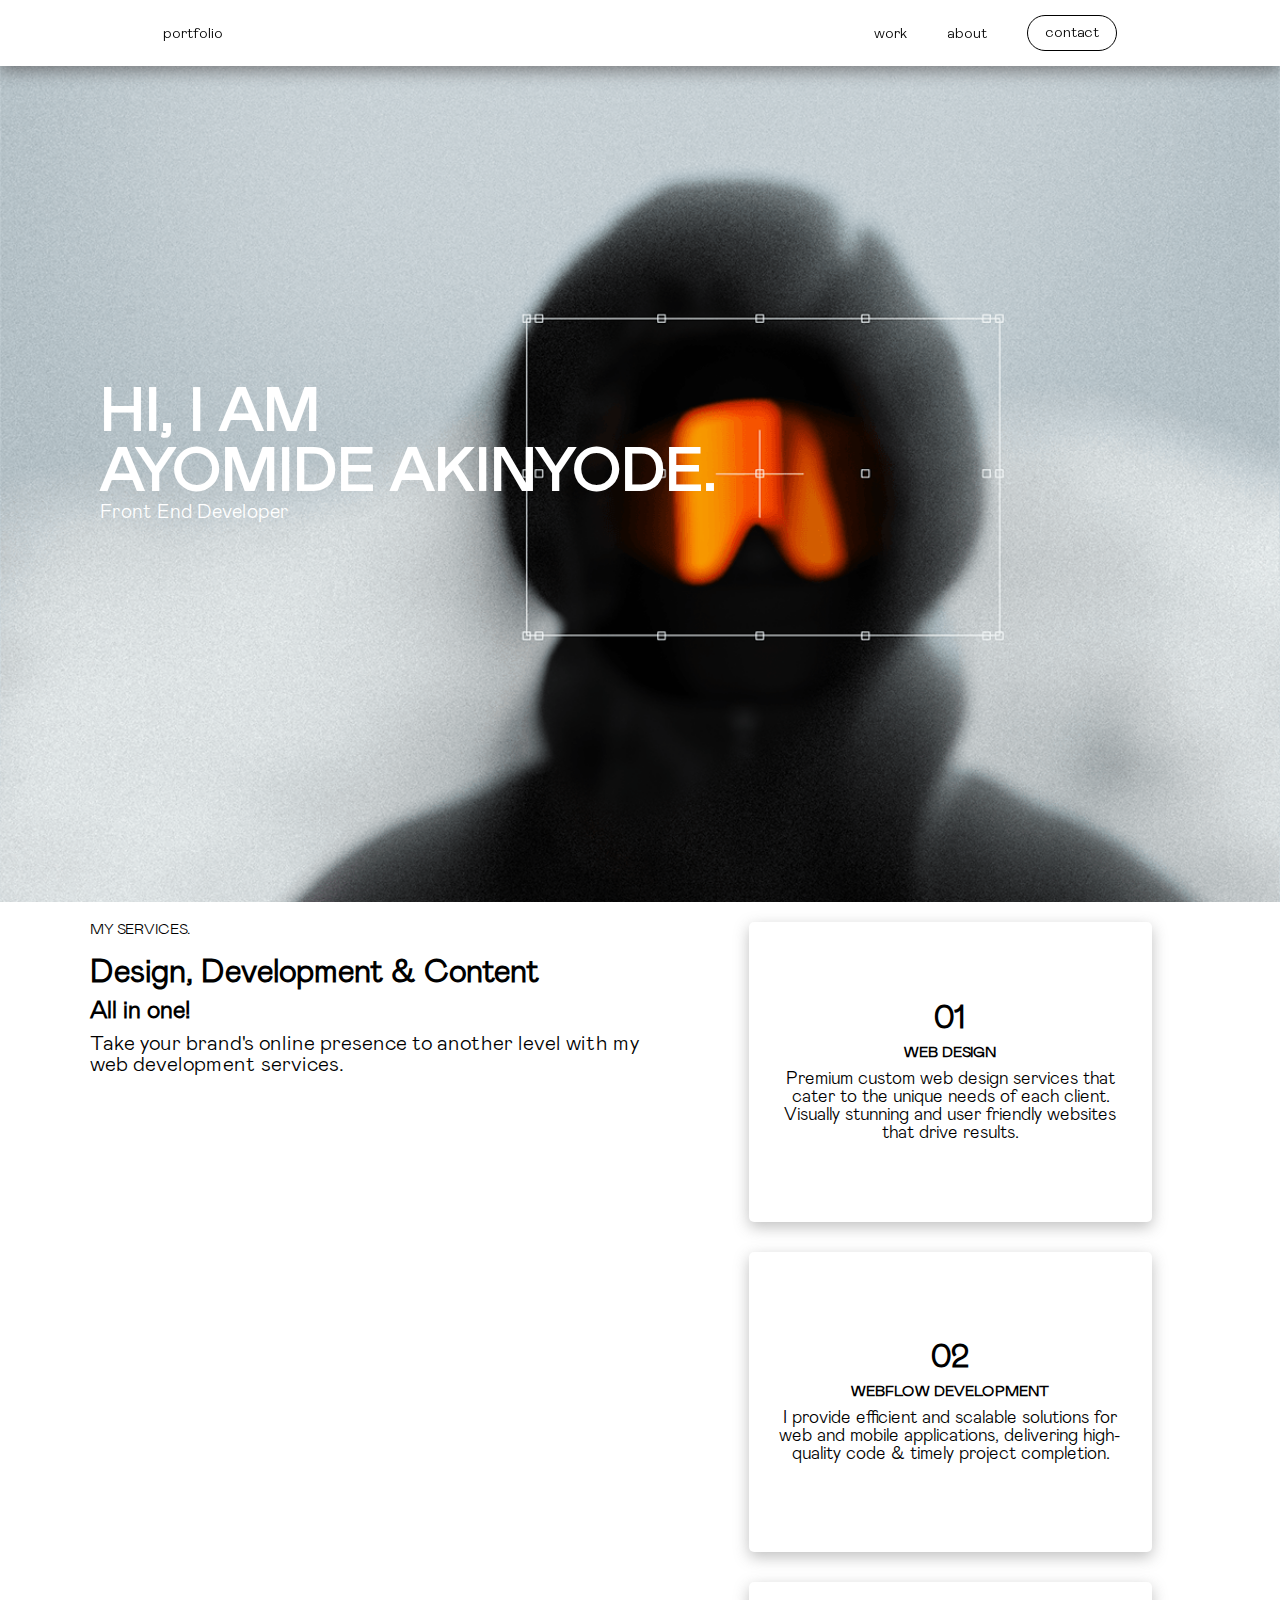
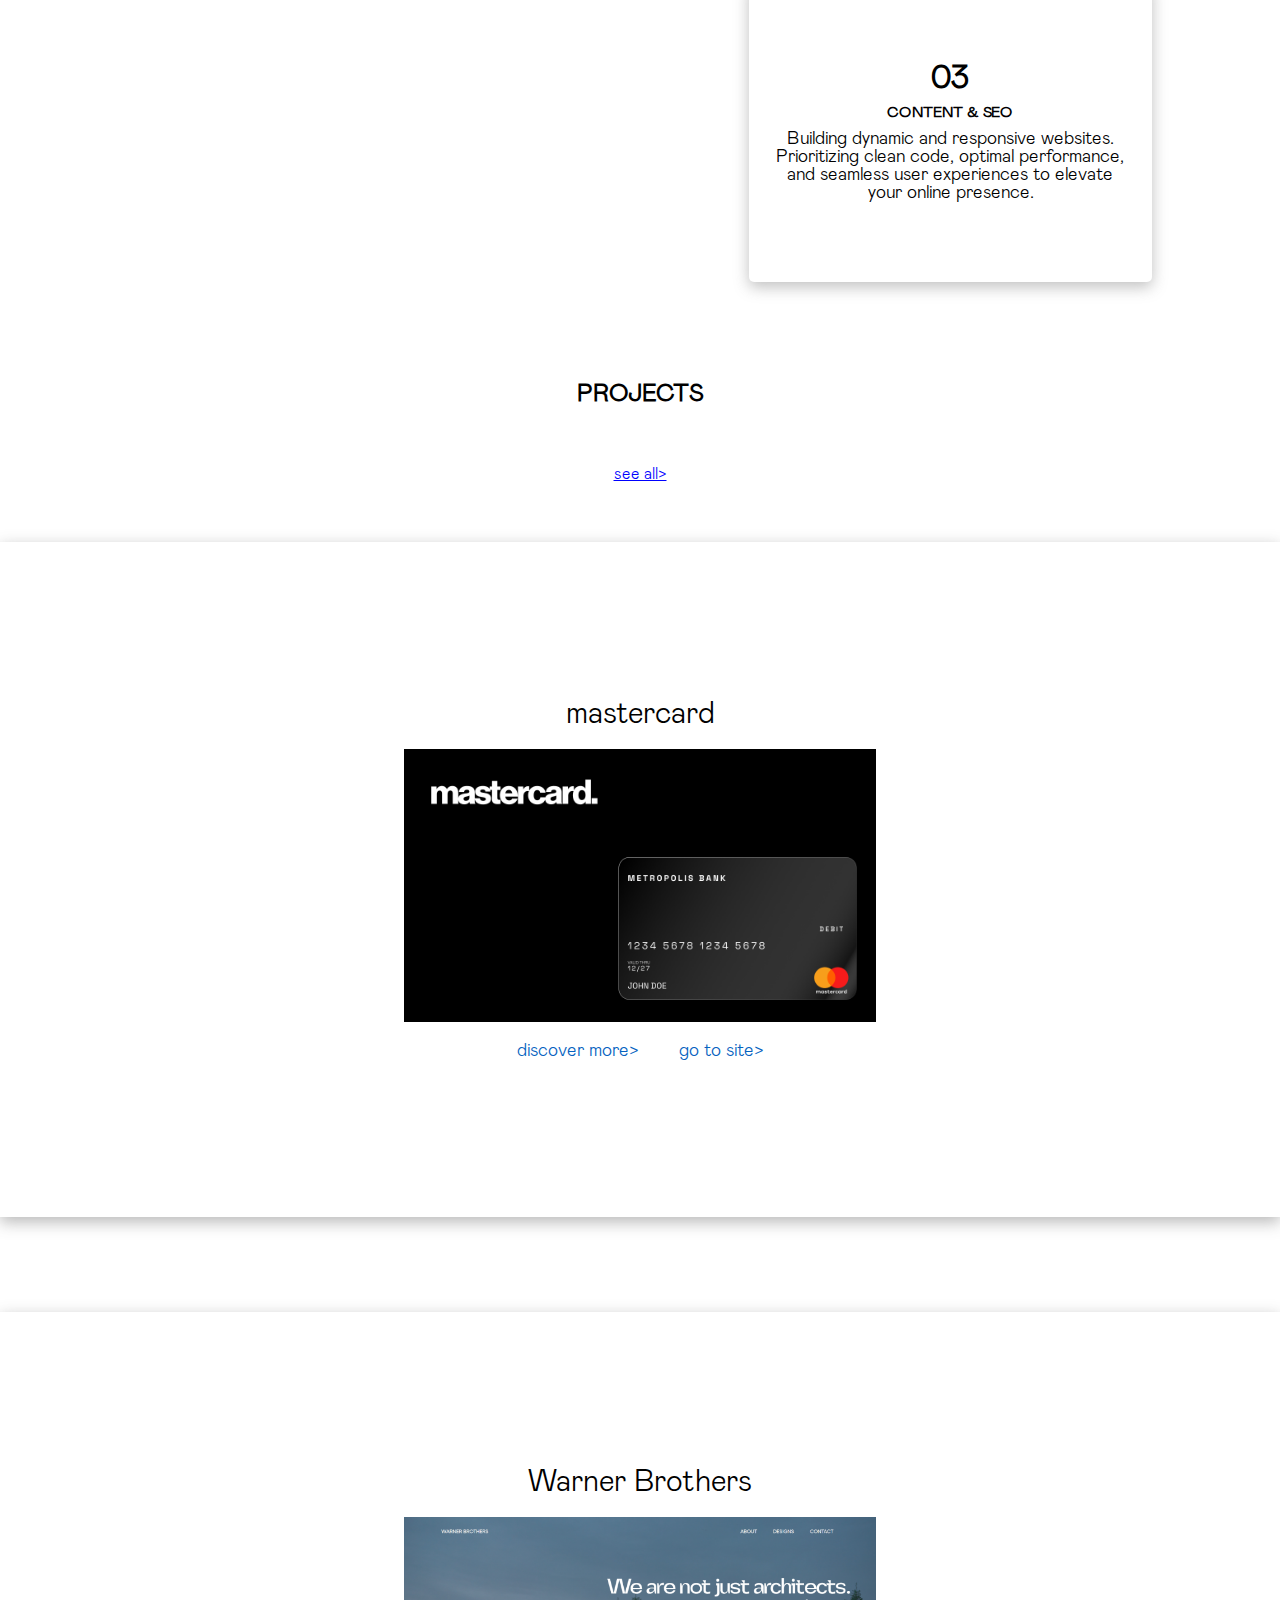
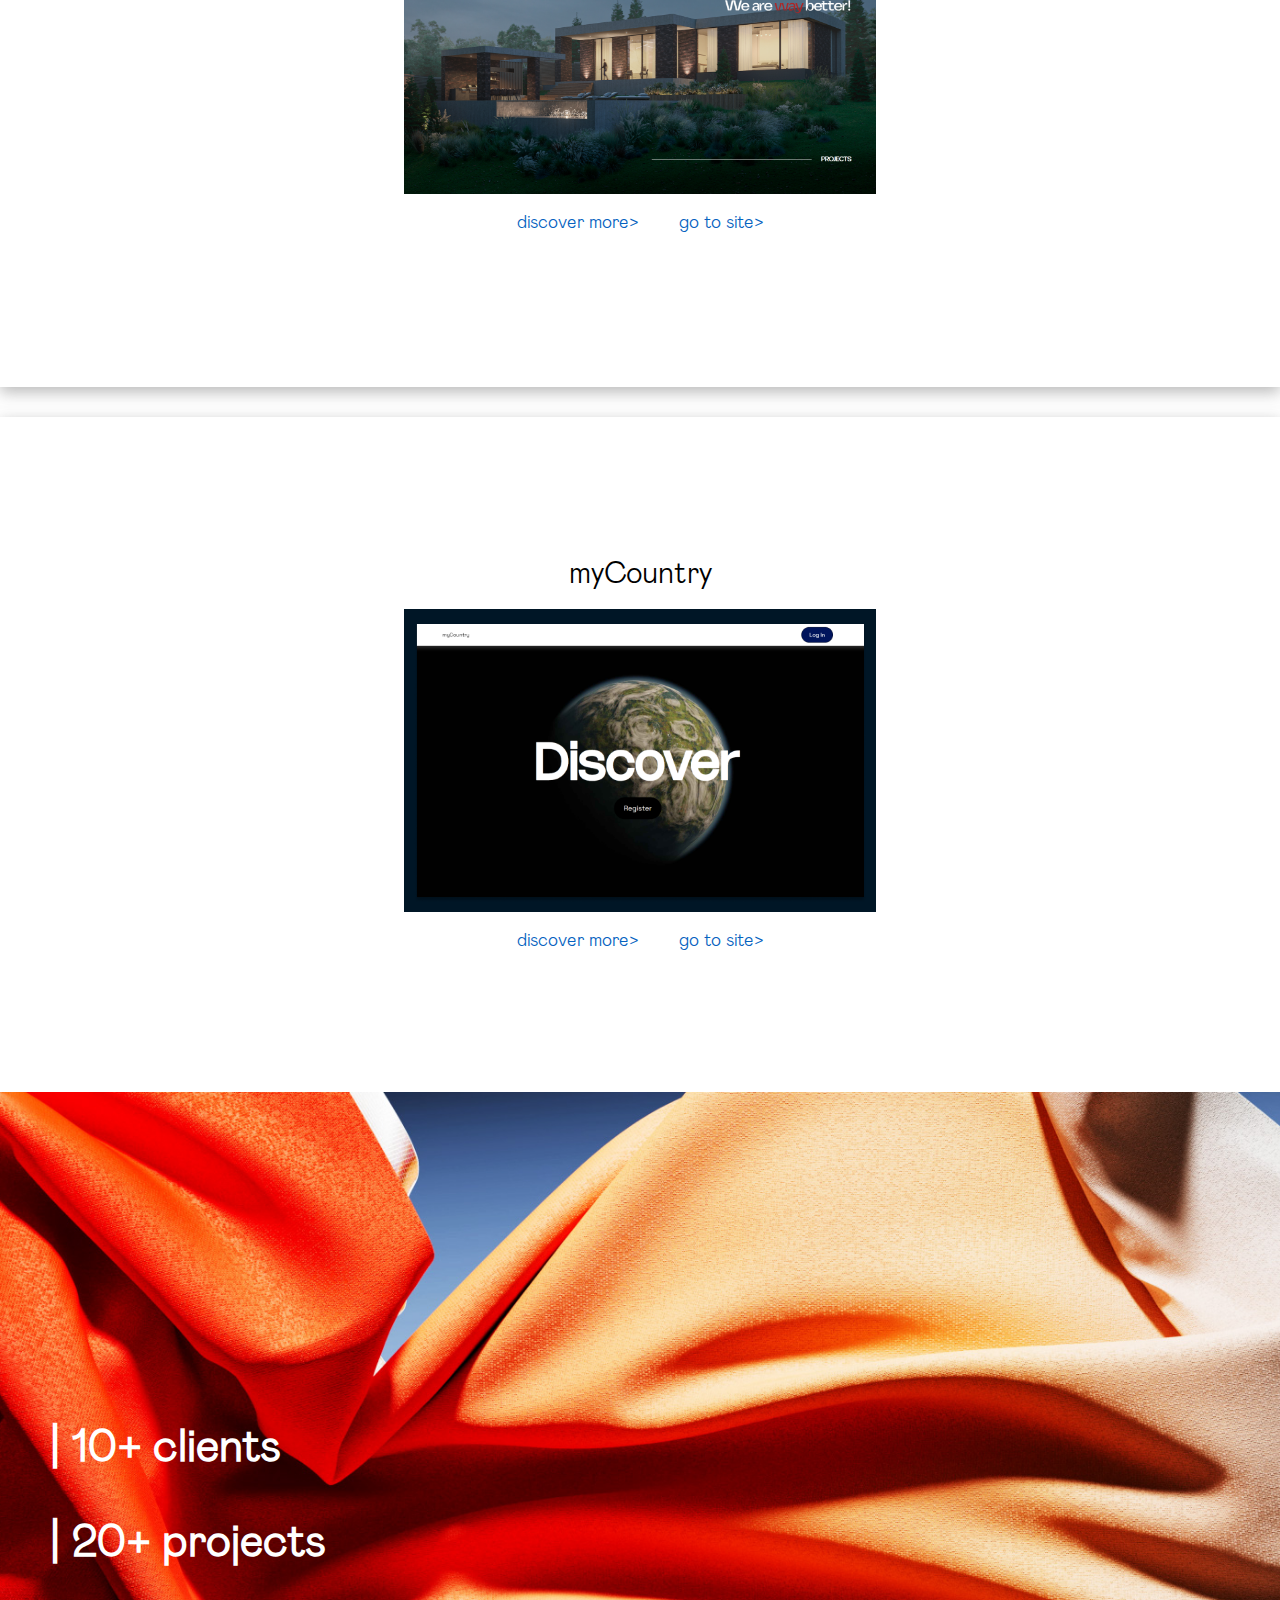
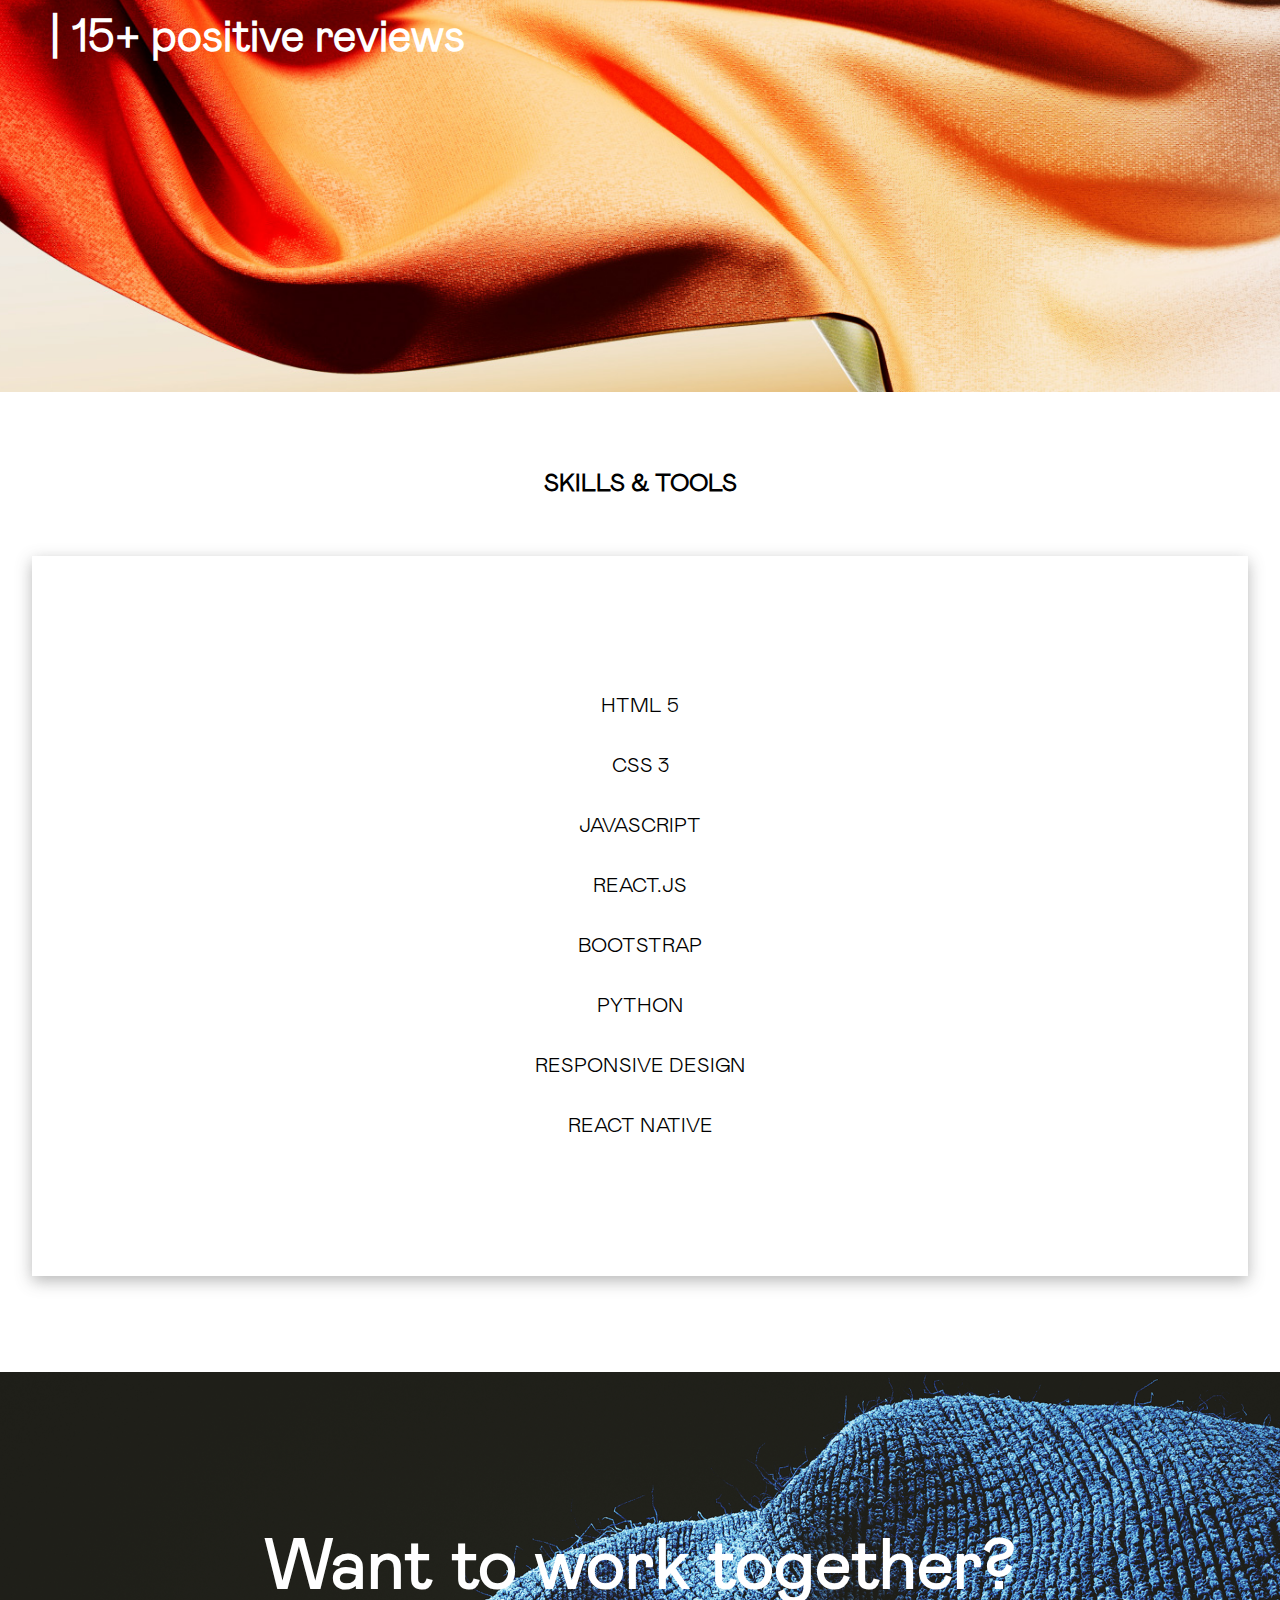
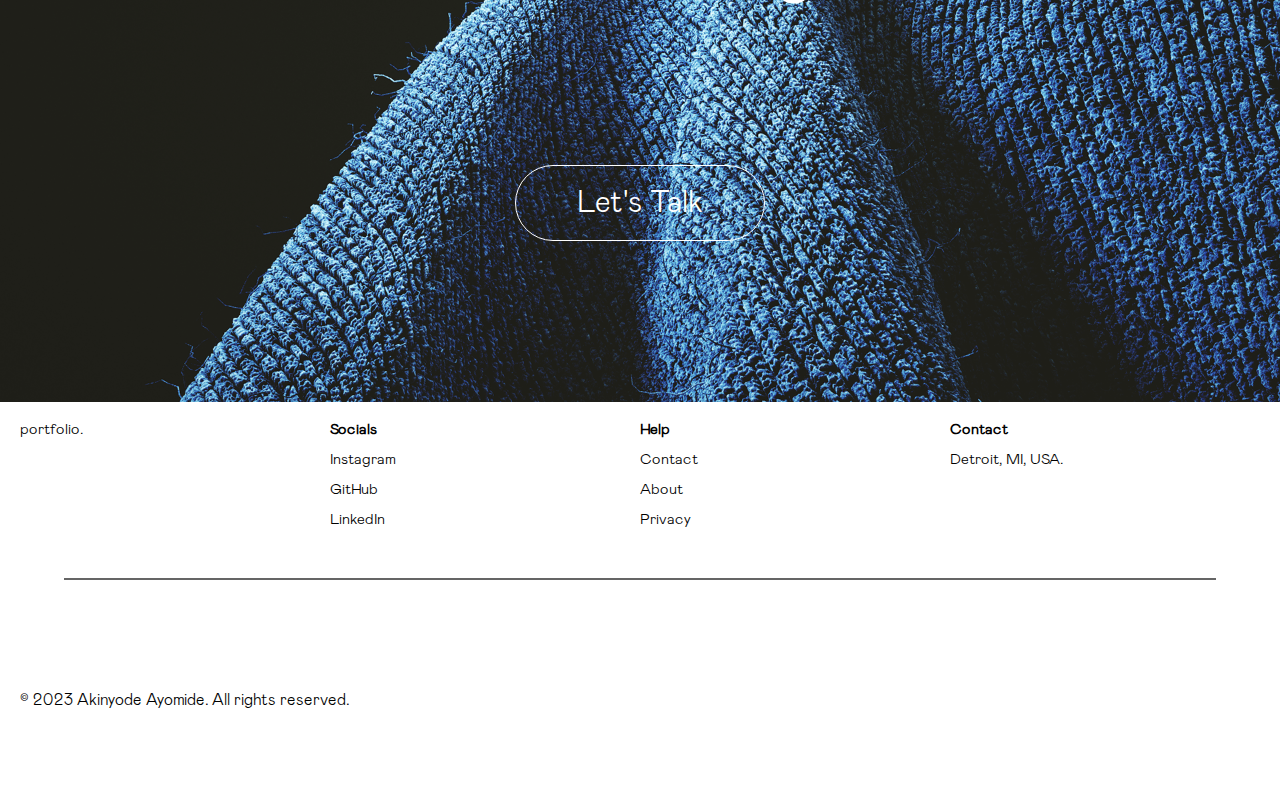
<file: index.html>
<!DOCTYPE html>
<html lang="en">
  <head>
    <meta charset="UTF-8" />
    <meta name="viewport" content="width=device-width, initial-scale=1.0, maximum-scale=1.0" />
    <title>Portfolio Website</title>
    <link rel="stylesheet" href="style.css" />
  </head>
  <body>
    <div class="header">
      <div class="navlinks">
        <div class="logo">
          <a href="#home">
            <p>portfolio</p>
          </a>
        </div>

        <div class="dummylinks"></div>
        <div class="links2">
          <a href="#work">work</a>
          <a href="about.html">about </a>
          <div class="discover"><a href="contact.html" class="viewapp">contact</a></div>
        </div>
      </div>
    </div>
    <div class="bordersection"></div>
    <div class="bodysection" id="home">
      <div class="section1">
        <div class="assets">
          <div class="headertexts">
            <h1>HI, I AM</h1>
            <h2>AYOMIDE AKINYODE.</h2>
          </div>
          <h3> Front End Developer</h3>
        </div>
      </div>
      <div class="section2"></div>
    </div>
    <div class="servicessection">
      <div class="service1">
        <div class="content1">
          <p>MY SERVICES.</p>
          <div class="services">
            <h1>Design, Development & Content</h1>
            <h2>All in one!</h2>
            <div class="h3cont">
              <h3>
        Take your brand's online presence 
        to another level with my web development services.
              </h3>
            </div>
          </div>
        </div>
      </div>
      <div class="service2">
        <div class="threeboxes">
          <div class="box1">
            <div class="box1assets">
              <h1>01</h1>
              <h2>WEB DESIGN</h2>
              <h3>
                Premium custom web design services that cater to the unique
                needs of each client. Visually stunning and user friendly
                websites that drive results.
              </h3>
            </div>
          </div>
          <div class="box1">
            <div class="box1assets">
              <h1>02</h1>
              <h2>WEBFLOW DEVELOPMENT</h2>
              <h3>
                I provide efficient and scalable solutions for web and mobile
                applications, delivering high-quality code & timely project
                completion.
              </h3>
            </div>
          </div>
          <div class="box1">
            <div class="box1assets">
              <h1>03</h1>
              <h2>CONTENT & SEO</h2>
              <h3>
                Building dynamic and responsive websites. Prioritizing clean
                code, optimal performance, and seamless user experiences to
                elevate your online presence.
              </h3>
            </div>
          </div>
        </div>
      </div>
    </div>

    <div class="projectsection" id="work">
      <div class="threeprojectsboxes">
        <h2>PROJECTS</h2>
        <a href="work.html"><p>see all></p></a>

        <div class="projectbox1">
          <div class="projectassets">
            <p>mastercard</p>
          </div>
          <img src="Glass Morphism Card (Community).png" alt="" />
          <div class="ref">
            <a href="project1.html"><p>discover more></p></a>
            <a href="project1.html"><p>go to site></p></a>
          </div>
        </div>
      </div>
      <div class="projectbox1">
        <div class="projectassets">
          <p>Warner Brothers</p>
        </div>
        <img src="img/warnerbrothers.png" alt="" />
        <div class="ref">
          <a href="project2.html"><p>discover more></p></a>
          <a href="https://warnerbrothers.netlify.app"><p>go to site></p></a>
        </div>
      </div>
      <div class="projectbox1">
        <div class="projectassets">
          <p>myCountry</p>
        </div>
        <img src="img/photo_2023-06-14_07-11-49.jpg" alt="" />
        <div class="ref">
            <a href="project3.html"><p>discover more></p></a>
            <a href="https://mycountryy.netlify.app"><p>go to site></p></a>
          </div>
      </div>
    </div>

    <div class="customersection">
      <div class="cassets">
        <h1>| 10+ clients</h1>
        <h1>| 20+ projects</h1>
        <h1>| 15+ positive reviews</h1>
      </div>
    </div>


    <div class="projectsection" id="work">
      <div class="threeprojectsboxes">
        <h2>SKILLS & TOOLS</h2>


        <div class="projectbox2">
          <div class="projectassets2">
      
          <p>HTML 5</p>
          <p>CSS 3</p>
          <p>JAVASCRIPT</p>
          <p>REACT.JS</p>
          <p>BOOTSTRAP</p>
            <p>PYTHON</p>
            <p>RESPONSIVE DESIGN</p>
           <p>REACT NATIVE</p>
      
          </div>
        </div>
     
      </div>
    </div>


    <div class="prefooter">
      <div class="prefooterassets">
        <div class="preasset1"><h1>Want to work together?</h1></div>

     <a href="contact.html"    style="text-decoration: none;">   <button class="letstalk" type="submit" >
      Let's Talk <img src="img/right white.png" alt="" />
    </button></a>
      </div>
    </div>









    <div class="footersection">
      <div class="fourfooters">
        <div class="footer1">
         <a href="#" > <p style="font-weight: 400;">portfolio.</p></a>
        </div>

        <div class="footer1">
       <h1 style="font-size: 15px;">Socials</h1 >
          <a href="https://www.instagram.com/kinnyode/"><p >Instagram</p></a>
          <a href="https://github.com/kinnyode"><p>GitHub</p></a>
          <a href="https://www.linkedin.com/in/ayomide-akinyode-37b727249/"><p>LinkedIn</p></a>

     
        </div>
    
        <div class="footer1">
        <h1 style="font-size: 15px;">Help</h1>
          <a href="contact.html"><p>Contact</p></a>
         <a href="about.html"> <p>About</p></a>

      <a href="#">    <p>Privacy</p></a>
        </div>
        <div class="footer1">
          <h1 style="font-size: 15px;">Contact</h1>
        <p>Detroit, MI, USA.</p>
        </div>
        

        </div>
      </div>
    </div>
  <div class="footerrr">
    <div class="footerborder"></div>
  </div>
    <div class="lastfooter">
      <div class="footerassets">
        <p style="cursor: pointer;">© 2023 Akinyode Ayomide. All rights reserved.</p>
      
      </div>
    </div>

    <script src="script.js"></script>
  </body>
</html>
</file>
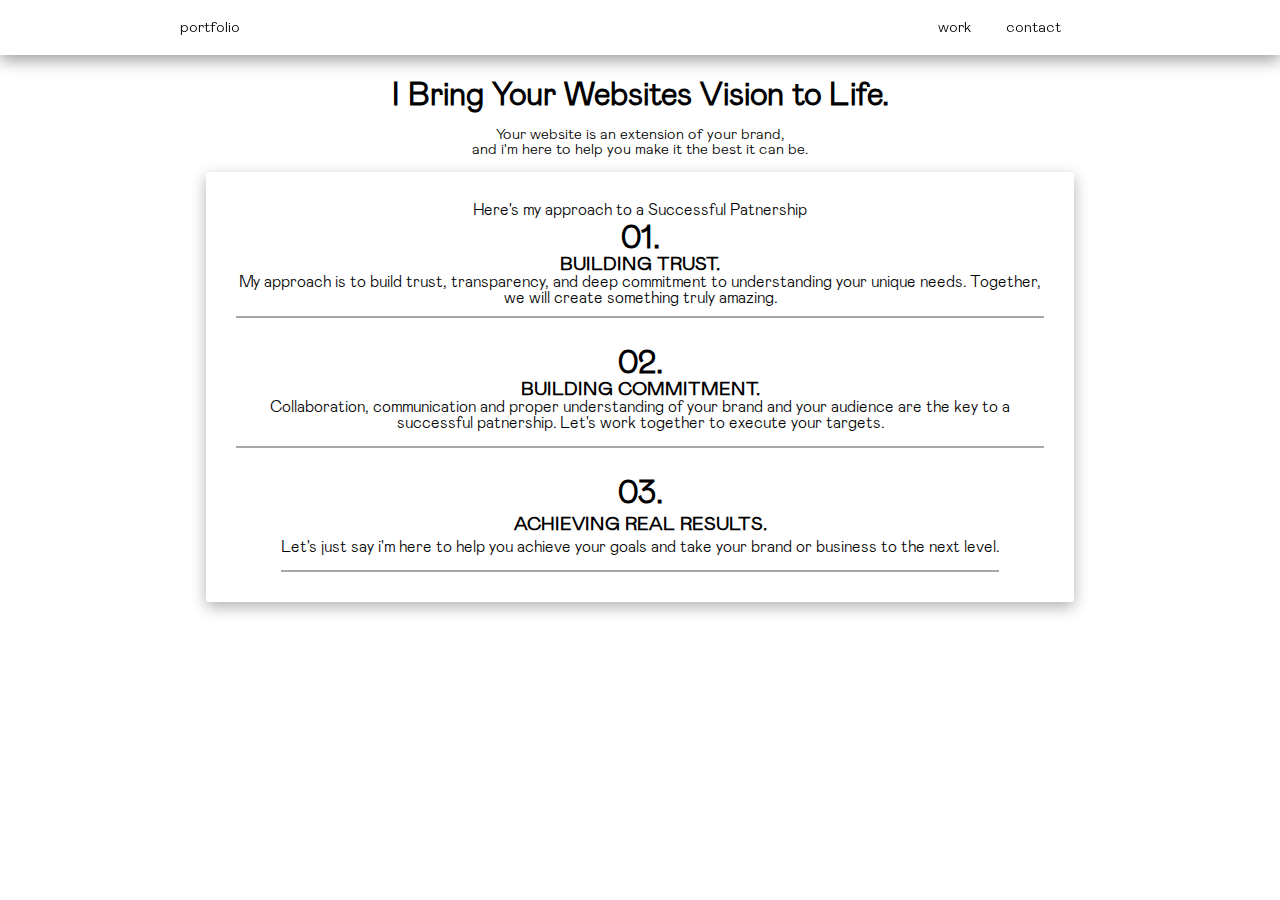
<file: about.html>
<!DOCTYPE html>
<html lang="en">
  <head>
    <meta charset="UTF-8" />
    <meta name="viewport" content="width=device-width, initial-scale=1.0" />
    <title>About</title>
    <link rel="stylesheet" href="about.css" />
  </head>
  <body>
    <div class="header">
      <div class="navlinks">
        <div class="logo">
          <a href="index.html"><p>portfolio</p></a>
        </div>

        <div class="dummylinks">

        </div>
      <div class="linkss">
        <div class="links">


        <a href="work.html">work</a>
        <a href="contact.html">contact</a>
       
      </div>
 <div class="discover">

 </div>
      </div>
      </div>
    </div>

    <div class="bodysection">
      <div class="assets">
        <h1>I Bring Your Websites Vision to Life.</h1>
       <div class="assetscont">
        <h2>
          Your website is an extension of your brand, 
        </h2>
        <h2>
          and i'm here to help you make it the best it can be.</h2>
       </div>
      </div>

      <div class="container">
        <div class="textdiv">
          <div class="gapping"><p>Here's my approach to a Successful Patnership</p>
          <div class="text1">
            <h1>01.</h1>
            <h3>BUILDING TRUST.</h3>
            <p class="last">
              My approach is to build trust, transparency, and deep commitment
              to understanding your unique needs. Together, we will create
              something truly amazing.
            </p>
            <h6></h6></div>
          </div>
          <div class="text1">
            <h1>02.</h1>
            <h3>BUILDING COMMITMENT.</h3>
           <div class="gapping"> <p class="last">
            Collaboration, communication and proper understanding of your
            brand and your audience are the key to a successful patnership.
            Let's work together to execute your targets.
          </p>
          <h6></h6></div>
          </div>
          <div class="text1">
           <div class="gapping"> <h1>03.</h1>
           <h3>ACHIEVING REAL RESULTS.</h3>
           <p class="last">
             Let's just say i'm here to help you achieve your goals and take
             your brand or business to the next level.
           </p>
           <h6></h6></div>
          </div>
        </div>
      </div>
    </div>

 
    </div>
  </body>
  <script src="about.js"></script>
</html>
</file>
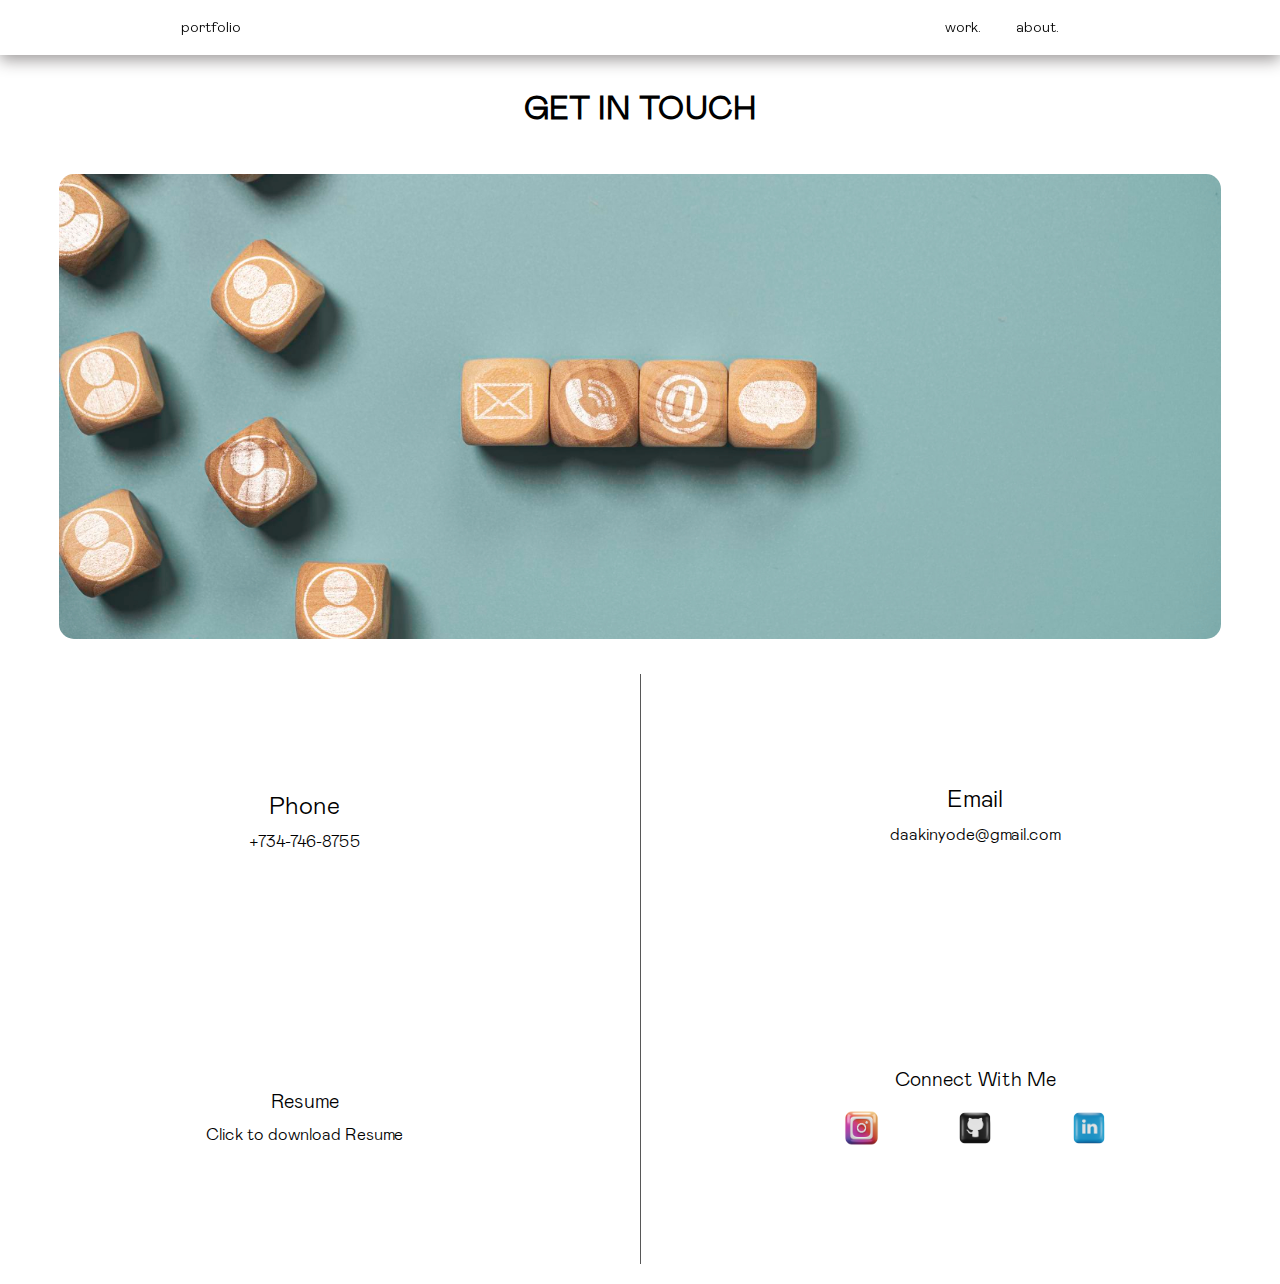
<file: contact.html>
<!DOCTYPE html>
<html lang="en">
  <head>
    <meta charset="UTF-8" />
    <meta name="viewport" content="width=device-width, initial-scale=1.0" />
    <title>Contact</title>
    <link rel="stylesheet" href="contact.css" />
  </head>
  <body>
    <div class="header">
      <div class="navlinks">
        <div class="logo">
          <a href="index.html"><p>portfolio</p></a>
        </div>

        <div class="dummylinks"></div>
        <div class="linkss">
          <div class="links">
            <a href="work.html">work.</a>
            <a href="about.html">about.</a>
          </div>
          <div class="discover"></div>
        </div>
      </div>
    </div>
    <div class="body">
      <div class="assets"><h1>GET IN TOUCH</h1></div>
      <div class="imgsection">
        <div class="desktop">
          <img
            src="Stocks/customer-service-business-contact-concept-wooden-cube-block-which-print-screen-letter-telephone-email-address-message.jpg"
            alt=""
          />
        </div>
        <div class="mobile">
          <img
            src="Stocks/customer-service-business-contact-concept-wooden-cube-block-which-print-screen-letter-telephone-email-address-message.jpg"
            alt=""
          />
        </div>
      </div>
    </div>
    <div class="twosections">
      <div class="section1">
        <div class="content">
          <div class="details1">
            <h1>Phone</h1>
            <div class="p">
              <p><a href="tel:+734-746-8755">+734-746-8755</a></p>
            </div>
          </div>
          <div class="details2">
            <h1>Resume</h1>
            <p>
              <a
                href="https://drive.google.com/file/d/1x8aiKEOWmXdoxlTe_anu9bdeJi6VGFrj/view?usp=drive_link"
                >Click to download Resume</a
              >
            </p>
          </div>
        </div>
      </div>
      <div class="section2"></div>
      <div class="section1">
        <div class="content">
          <div class="details1">
            <h1>Email</h1>
            <div class="p">
              <p>
                <a href="mailto:daakinyode@gmail.com">daakinyode@gmail.com</a>
              </p>
            </div>
          </div>
          <div class="details2">
            <h1>Connect With Me</h1>
            <div class="imglogos">
              <a href="https://www.instagram.com/kinnyode/">
                <img src="img/pngwing.com.png" alt="instagram"
              /></a>
              <a href="https://github.com/kinnyode">
                <img src="img/pngwing.com 2.png" alt="github"
              /></a>
              <a href="https://www.linkedin.com/in/ayomide-akinyode-37b727249/">
                <img src="img/pngwing.com 3.png" alt="github"
              /></a>
            </div>
          </div>
        </div>
      </div>
    </div>
  </body>
</html>
</file>
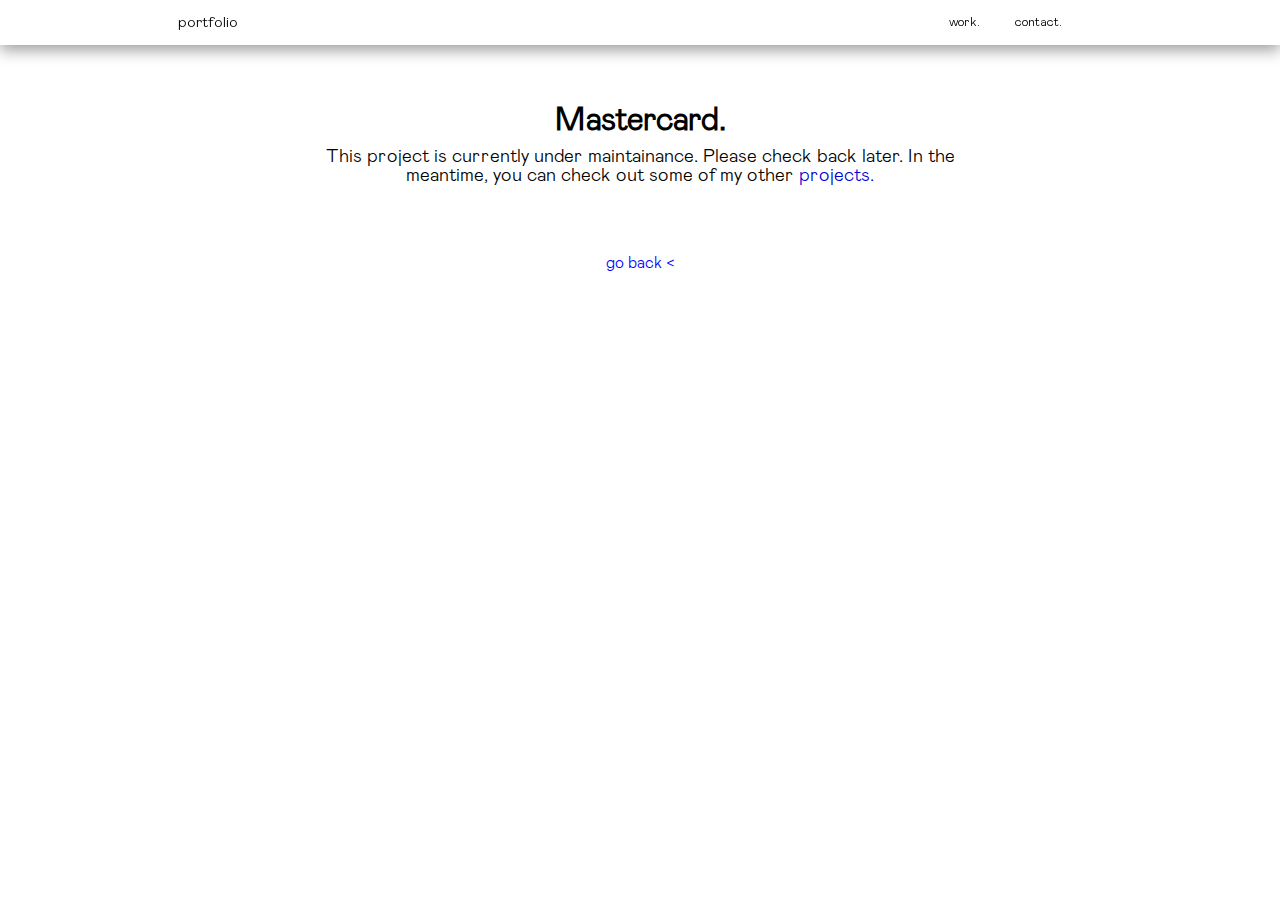
<file: project1.html>
<!DOCTYPE html>
<html lang="en">
  <head>
    <meta charset="UTF-8" />
    <meta name="viewport" content="width=device-width, initial-scale=1.0" />
    <title>Mastercard</title>
    <link rel="stylesheet" href="project1.css" />
  </head>
  <body>
    <div class="header">
      <div class="navlinks">
        <div class="logo">
          <a href="index.html"><p>portfolio</p></a>
        </div>

        <div class="dummylinks"></div>
        <div class="linkss">
          <div class="links">
            <a href="work.html">work.</a>
            <a href="contact.html">contact.</a>
          </div>
          <div class="discover"></div>
        </div>
      </div>
    </div>

    <div class="body">
      <div class="assets">
        <h1>Mastercard.</h1>
      </div>
      <div class="bodyassets">
        <h3>
          This project is currently under maintainance. Please check back later.
          In the meantime, you can check out some of my other
          <span
            ><a
              href="project3.html"
              style="color: rgb(1, 1, 211); text-decoration: none"
              >projects.</a
            ></span
          >
        </h3>
      </div>

      <div class="threeboxes">
        <div class="box1"></div>
        <div class="box2"></div>
      </div>
    </div>
    <div class="click">
      <a href="index.html">go back <</a>
    </div>
  </body>
</html>
</file>
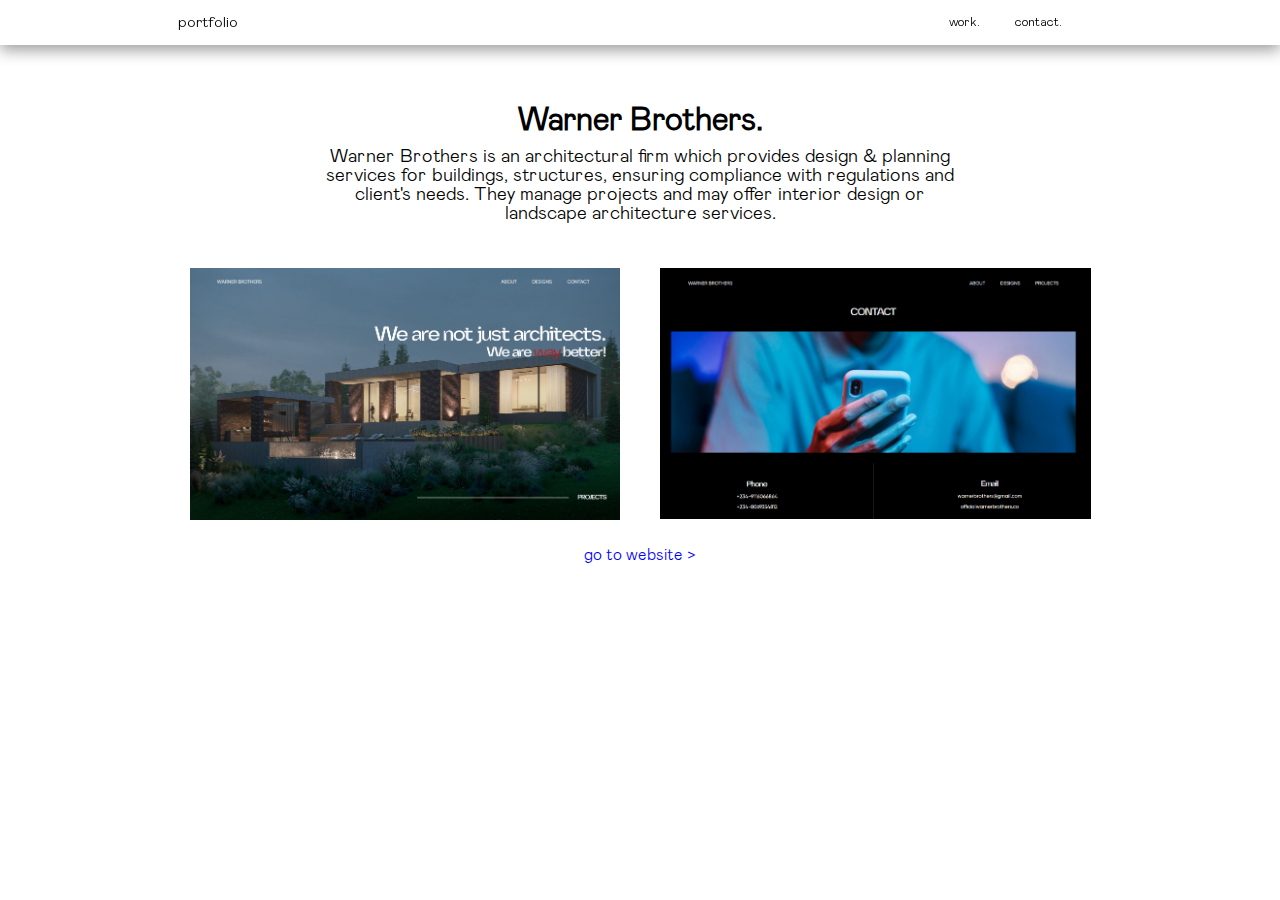
<file: project2.html>
<!DOCTYPE html>
<html lang="en">
  <head>
    <meta charset="UTF-8" />
    <meta name="viewport" content="width=device-width, initial-scale=1.0" />
    <title>Warner Brothers</title>
    <link rel="stylesheet" href="project2.css" />
  </head>
  <body>
    <div class="header">
      <div class="navlinks">
        <div class="logo">
          <a href="index.html"><p>portfolio</p></a>
        </div>

        <div class="dummylinks"></div>
        <div class="linkss">
          <div class="links">
            <a href="work.html">work.</a>
            <a href="contact.html">contact.</a>
          </div>
          <div class="discover"></div>
        </div>
      </div>
    </div>

    <div class="body">
      <div class="assets">
        <h1>Warner Brothers.</h1>
      </div>
      <div class="bodyassets">
        <h3>
          Warner Brothers is an architectural firm which provides design &
          planning services for buildings, structures, ensuring compliance with
          regulations and client's needs. They manage projects and may offer
          interior design or landscape architecture services.
        </h3>
      </div>

      <div class="threeboxes">
        <div class="box1">
          <img src="ProjectSec/slide1.jpg" alt="" />
        </div>
        <div class="box2">
          <img src="ProjectSec/slide 2.jpg" alt="" />
        </div>
      </div>
    </div>
    <div class="click">
      <a href="https://warnerbrothers.netlify.app">go to website ></a>
    </div>
  </body>
</html>
</file>
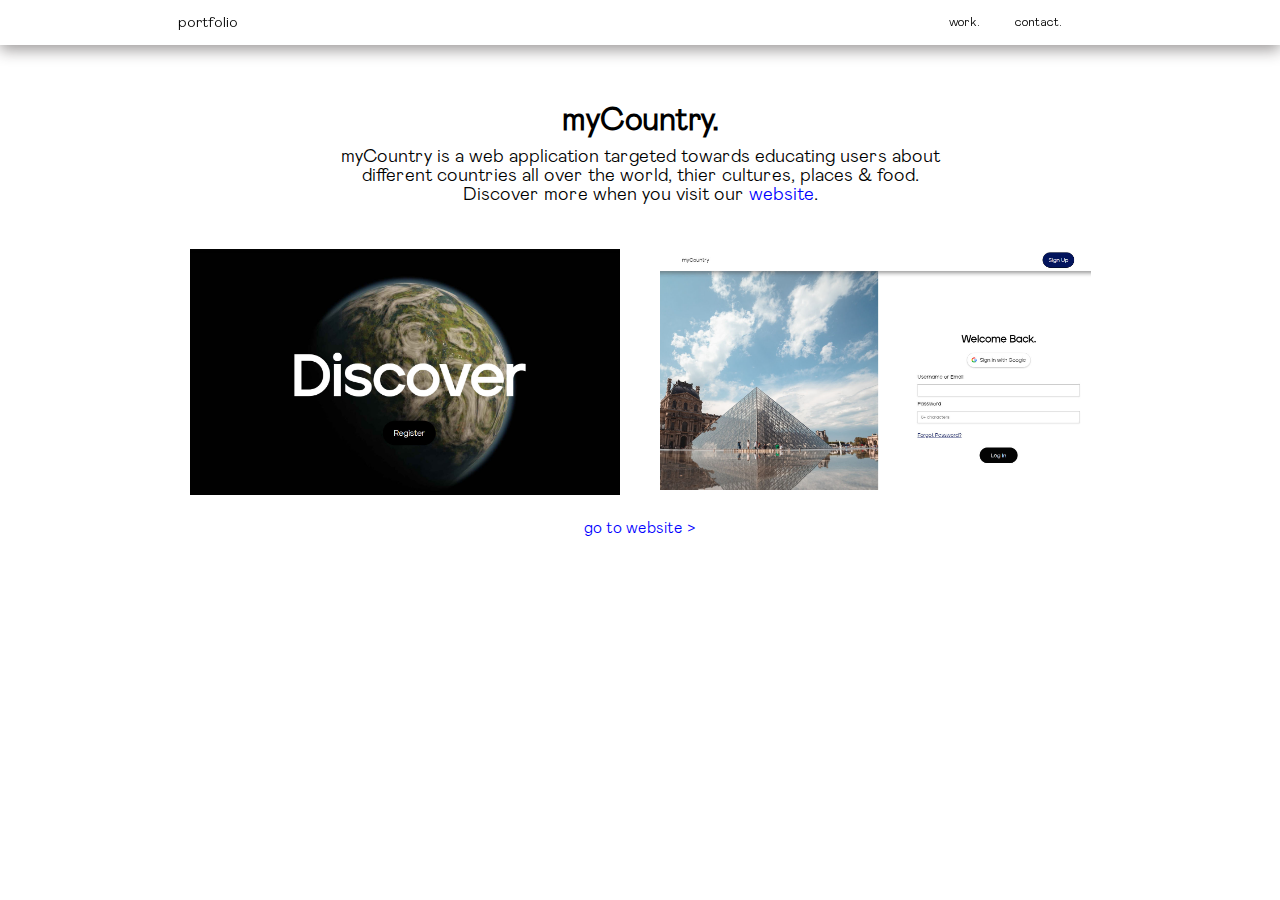
<file: project3.html>
<!DOCTYPE html>
<html lang="en">
  <head>
    <meta charset="UTF-8" />
    <meta name="viewport" content="width=device-width, initial-scale=1.0" />
    <title>myCountry</title>
    <link rel="stylesheet" href="project3.css" />
  </head>
  <body>
    <div class="header">
      <div class="navlinks">
        <div class="logo">
          <a href="index.html"><p>portfolio</p></a>
        </div>

        <div class="dummylinks"></div>
        <div class="linkss">
          <div class="links">
            <a href="work.html">work.</a>
            <a href="contact.html">contact.</a>
          </div>
          <div class="discover"></div>
        </div>
      </div>
    </div>

    <div class="body">
      <div class="assets">
        <h1>myCountry.</h1>
      </div>
      <div class="bodyassets">
        <h3>
          myCountry is a web application targeted towards educating users about
          different countries all over the world, thier cultures, places & food.
          Discover more when you visit our
          <span
            ><a
              href="https://mycountryy.netlify.app"
              style="color: blue; text-decoration: none"
              >website</a
            ></span
          >.
        </h3>
      </div>

      <div class="threeboxes">
        <div class="box1">
          <img src="ProjectSec/mycountry1.jpg" alt="" />
        </div>
        <div class="box2">
          <img src="ProjectSec/mycountry2.jpg" alt="" />
        </div>
      </div>
    </div>
    <div class="click">
      <a href="https://mycountryy.netlify.app">go to website ></a>
    </div>
  </body>
</html>
</file>
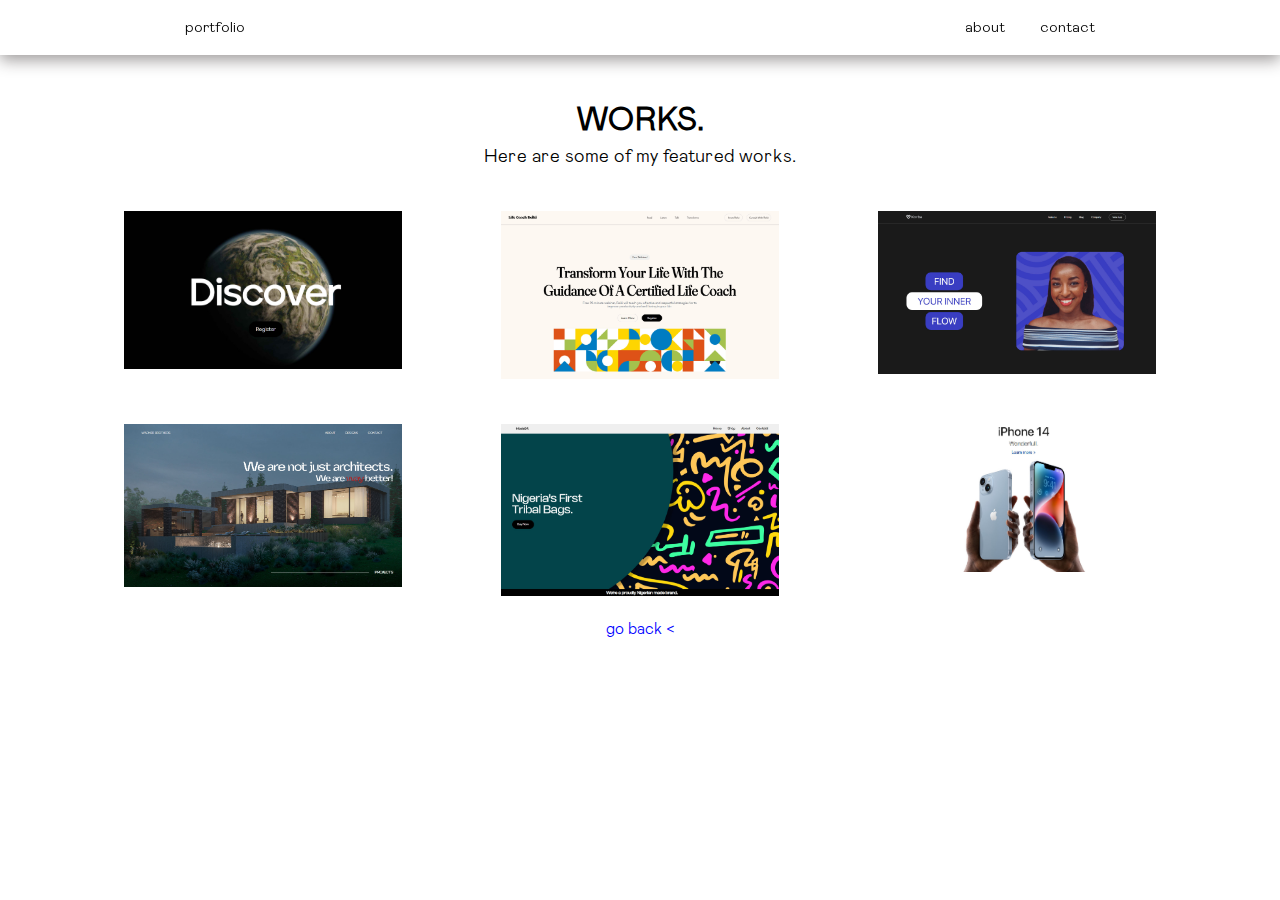
<file: work.html>
<!DOCTYPE html>
<html lang="en">
  <head>
    <meta charset="UTF-8" />
    <meta name="viewport" content="width=device-width, initial-scale=1.0" />
    <title>Work</title>
    <link rel="stylesheet" href="work.css" />
  </head>
  <body>
    <div class="header">
      <div class="navlinks">
        <div class="logo">
          <a href="index.html"><p>portfolio</p></a>
        </div>

        <div class="dummylinks"></div>
        <div class="linkss">
          <div class="links">
            <a href="about.html">about</a>
            <a href="contact.html">contact</a>
          </div>
          <div class="discover"></div>
        </div>
      </div>
    </div>

    <div class="body">
      <div class="assets">
        <h1>WORKS.</h1>
      </div>
      <div class="bodyassets">
        <h3>Here are some of my featured works.</h3>
      </div>

      <div class="threeboxes">
        <div class="box1">
          <img src="ProjectSec/mycountry1.jpg" alt="" />
        </div>
        <div class="box2">
          <img src="ProjectSec/reiki.jpg" alt="" />
        </div>
        <div class="box3">
          <img src="ProjectSec/korba.jpg" alt="" />
        </div>
      </div>

      <div class="threeboxes">
        <div class="box1">
          <img src="ProjectSec/slide1.jpg" alt="" />
        </div>
        <div class="box2">
          <img src="ProjectSec/tribals.jpg" alt="" />
        </div>
        <div class="box3">
          <img src="ProjectSec/apple.jpg" alt="" />
        </div>
      </div>
    </div>
    <div class="click">
      <a href="index.html">go back <</a>
    </div>
  </body>
</html>
</file>
<file: style.css>
@font-face {
  font-family: myfont;
  src: url(MabryPro-Light.ttf);
}

@font-face {
  font-family: myfont2;
  src: url(MabryPro-Regular.ttf);
}
.header p {
  color: black;
}
*,
body {
  margin: 0;
  padding: 0;
  box-sizing: border-box;
  scroll-behavior: smooth;
}

body {
  font-family: myfont;
  scroll-behavior: smooth;
  transition: 0.2s;
}
.headertexts {
  font-family: myfont2;
}

.logo img {
  width: 60%;
}

.header {
  width: 100%;
  box-shadow: 0px 5px 15px rgb(31 24 24 / 44%);
  background-color: rgb(255, 255, 255);
  position: fixed;
  overflow: hidden;
  z-index: 999999999999999;
}

.header a {
  text-decoration: none;
}

.header p {
  font-size: 15px;
}

.navlinks {
  display: flex;
  width: 100%;
  align-items: center;
  padding: 5px;
  justify-content: space-around;
  gap: 30px;
  padding: 15px;
}
.links2 {
  display: flex;
  gap: 40px;
  font-size: 12px;
  align-items: center;
}
.links2 a {
  text-decoration: none;
  color: rgb(0, 0, 0);
  font-size: 15px;
}
.links2 img {
  width: 70%;

  object-fit: contain;
}

.links3 {
  display: flex;
  gap: 20px;
  font-size: 12px;
  align-items: center;
}

.links {
  display: flex;
  gap: 8px;
  align-items: center;
  font-size: 12px;
}

.links a {
  text-decoration: none;
  color: rgb(0, 0, 0);
}

.viewapp:hover {
  background-color: rgb(0, 0, 0);
  color: rgb(255, 255, 255);
  border: 1px solid #000000;
}

.viewapp {
  width: 90px;
  display: flex;
  justify-content: center;
  align-items: center;
  padding: 5px;
  border: 1px solid #000000;
  text-decoration: none;
  color: rgb(0, 0, 0);
  font-weight: 400;
  line-height: 24px;
  letter-spacing: -0.01em;
  transition: 0.5s;
  text-align: center;
  border-radius: 200px;
  justify-content: center;
}

.bordersection {
  border: 0.2px solid rgb(0, 0, 0);
  width: 100%;
}

.bodysection {
  scroll-behavior: smooth;
  scroll-snap-type: mandatory;
  width: 100%;
  background-image: url(Stocks/2f001f188054373.65a03a112cae9.png);
  min-height: 100vh;
  display: flex;
  justify-content: center;
  align-items: center;
  background-position: center;
  background-repeat: no-repeat;
  background-size: cover;
}

.section1 {
  width: 100%;
  height: 100%;
  display: flex;
}

.section2 {
  width: 100%;
  height: 100%;
  display: flex;
}

.assets {
  display: flex;
  justify-content: center;
  flex-direction: column;
  width: 100%;
  align-items: start;
  padding-left: 100px;
}

.assets h1 {
  color: rgb(255, 255, 255);
  width: 100%;
  font-size: 60px;
}

.assets h2 {
  color: #ffffff;
  width: 100%;
  font-size: 60px;
}

.assets h3 {
  color: #ffffff;
  width: 100%;
  font-size: 20px;
  font-weight: 200;
}

.servicessection {
  display: flex;
  width: 100%;
  height: 100%;
  padding: 20px;
  color: rgb(255, 255, 255);
}

.service1 {
  display: flex;
  width: 100%;
  height: 300px;
}

.content1 {
  display: flex;
  flex-direction: column;
  padding-left: 70px;
}

.services {
  margin-top: 20px;
  gap: 10px;
  display: flex;
  flex-direction: column;
  color: black;
}
.projectassets a {
  color: rgb(0, 24, 47);
}
.content1 p {
  font-size: 15px;
}

.services h1 {
}

.content1 h2 {
}

.content1 h3 {
  font-size: 21px;
  font-weight: 100;
}

.service2 {
  display: flex;
  flex-direction: column;
  width: 100%;
  height: 100%;
  align-items: flex-start;
}

.threeboxes {
  display: flex;
  flex-direction: column;
  gap: 30px;
  align-items: center;
}

.box1 {
  width: 65%;
  box-shadow: 0px 5px 15px #afafafc8;
  border-radius: 5px;
  height: 300px;
  justify-content: center;
  align-items: center;
  display: flex;
  gap: 10px;
  padding: 20px;
  cursor: default;
}

.box1assets {
  color: black;
  gap: 10px;
  display: flex;
  flex-direction: column;
  text-align: center;
}

.box1assets h3 {
  font-size: 18px;
  font-weight: 200;
}

.box1assets h2 {
  font-size: 15px;
}

.projectsection {
  width: 100%;
  height: 100;
  display: flex;

  padding: 0px;
  justify-content: center;
  flex-direction: column;
  gap: 30px;
  overflow: hidden;
  z-index: 999999;
}
.ref p {
  font-size: 18px;
}

.threeprojectsboxes {
  display: flex;
  flex-direction: column;
  align-items: center;
  gap: 60px;
  width: 100%;
  margin-top: 80px;
  height: 100vh;
}
.threeprojectsboxes h2 {
}

.projectassets {
  display: flex;
}

.content1 p {
  color: black;
}

.threeprojectsboxes a {
  color: blue;
}

.projectbox1 {
  display: flex;
  width: 100%;
  height: 75vh;
  flex-direction: column;
  box-shadow: 0px 5px 15px rgba(172, 172, 172, 0.868);
  justify-content: center;
  align-items: center;
}

.projectbox2 {
  display: flex;
  width: 95%;
  height: 80%;

  flex-direction: column;

  box-shadow: 0px 5px 15px rgba(172, 172, 172, 0.868);
  justify-content: center;
  align-items: center;
}

.projectassets p {
  font-size: 30px;
  color: black;
}

.projectbox1 img {
  display: flex;
  width: 40%;
  object-fit: contain;
  object-position: center;
  padding: 20px;
}
@keyframes enter-animation {
  0% {
    transform: translateY(100px);
    opacity: 0;
  }
  100% {
    transform: translateY(0);
    opacity: 1;
  }
}
@media (prefers-reduced-motion: no-preference) {
  .projectbox1-animation {
    animation: enter-animation 0.8s 1;
  }
}

.customersection {
  width: 100%;
  height: 100vh;
  display: flex;
  flex-direction: column;
  justify-content: center;
  background-image: url(specs_max_startframe__dgooude1ylg2_large.jpg);
  background-repeat: no-repeat;
  background-position: center;
  background-size: cover;
}
.customersection h1 {
  font-size: 45px;
}
.cassets {
  display: flex;
  flex-direction: column;
  gap: 50px;
  padding-left: 50px;
  justify-content: center;
  color: white;
  font-size: 15px;
}

.section2 {
  display: none;
}

@keyframes enter-animation {
  0% {
    transform: translateY(100px);
    opacity: 0;
  }
  100% {
    transform: translateY(0);
    opacity: 1;
  }
}
@media (prefers-reduced-motion: no-preference) {
  .cassets-animation {
    animation: enter-animation 1.2s 1;
  }
}

.prefooter {
  width: 100%;
  height: 70vh;
  background-image: url(Stocks/3bc0bd101715883.5f254158889d4.png);
  background-size: cover;
  background-position: center;
  background-repeat: no-repeat;
  display: flex;
  justify-content: space-around;
}

.preasset1 {
  width: 100%;
  font-size: 35px;
  align-items: center;
  justify-content: center;
  display: flex;
  color: rgb(255, 255, 255);
}

.prefooterassets {
  width: 100%;
  justify-content: space-evenly;
  align-items: center;
  display: flex;
  flex-direction: column;
}

.letstalk {
  width: 250px;
  height: fit-content;
  padding: 22px;
  border-radius: 300px;
  font-size: 30px;
  border-radius: 300px;

  display: flex;
  align-items: center;
  justify-content: center;
  border: 1px solid rgb(255, 255, 255);
  gap: 5px;
  transition: 0.4s;
  background-color: transparent;
  color: rgb(255, 255, 255);
  cursor: pointer;
  font-family: myfont;
}
.letstalk:hover {
  background-color: #000000;
  color: white;
  mix-blend-mode: inherit;
  border: 1px solid transparent;
  font-family: myfont;
}

.letstalk img {
  width: 15%;
  object-fit: contain;
  height: 100%;
  display: none;
}

.footersection {
  display: flex;
  background-color: #ffffff;
  width: 100%;
  color: #ffffff;
}

.purplebox img {
  width: 100%;
  height: 100%;
  object-fit: contain;
}

.fourfooters {
  display: flex;
  width: 100%;
  height: 100%;
  padding: 20px;
}

.footer1 {
  display: flex;
  flex-direction: column;
  gap: 15px;
  font-size: 15px;
  width: 100%;
  color: #000000;
}

.footer1 img {
  width: 30%;
  padding-left: 10px;
}
.footer1 p {
  color: black;
}

input {
  padding: 15px;
  border: 0px solid rgb(0, 0, 0);
  background-color: rgb(27, 27, 27);
  width: 100%;
  color: rgb(0, 0, 0);
  font-family: myfont;
}

.inputsec {
  display: flex;
  gap: -3px;
  flex-direction: column;
  gap: 20px;
  width: 100%;
}

button {
  padding: 10px;
  border: 1px solid rgb(11, 11, 11);
  background-color: #000000;
  color: rgb(255, 255, 255);
  width: 120px;
  cursor: pointer;
  transition: 0.4s;
  display: flex;
  justify-content: center;
  align-items: center;
  align-self: center;
  font-family: myfont;
}

button:hover {
  background-color: #851c1c;
  border: 1px solid transparent;
}
.footerborder {
  border: 1px solid rgb(101, 101, 101);
  width: 90%;
}

.lastfooter {
  display: flex;
  background-color: #ffffff;
  width: 100%;
  color: #000000;
  height: 20vh;
}

.footerassets {
  display: flex;
  justify-content: space-between;
  width: 100%;
  align-items: center;
  padding: 20px;
  cursor: pointer;
}

.footerassets img {
  width: 8%;
  object-fit: contain;
}

.footer1 a {
  text-decoration: none;
  color: rgb(0, 0, 0);
}

.footerrr {
  display: flex;
  width: 100%;
  justify-content: center;
  align-items: center;
  height: 7vh;
}

.projectassets2 {
  display: flex;
  flex-direction: column;
  justify-content: center;
  align-items: center;
  text-align: center;
  gap: 40px;
  font-size: 20px;
}

.ref {
  display: flex;
  gap: 40px;
  width: 100%;
  align-items: center;
  justify-content: center;
  transition: 0.2s;
}

.ref a {
  text-decoration: none;
  transition: 0.2s;
  color: rgb(5, 98, 192);
}

.ref a:hover {
  text-decoration: underline;
  transition: 0.2s;
}

@media screen and (max-width: 700px) {
  .footer1 h1 {
    font-weight: 600;
  }
  .prefooter {
    height: 50vh;
  }
  .projectassets2 p {
    font-size: 15px;
  }
  .projectbox1 {
    width: 100%;
  }

  .letstalk {
    width: 150px;
    font-size: 20px;
    padding: 15px;
  }

  .preasset1 h1 {
    font-size: 25px;
    font-weight: 400;
  }

  .bodysection {
    background-attachment: none;
  }

  .assets {
    align-items: center;
  }
  .servicessection {
    flex-direction: column;
    padding: 0px;
  }

  .content1 {
    padding-left: 0px;
    margin-top: 30px;
  }

  .service1 {
    justify-content: center;
    text-align: center;
  }

  .projectbox1 img {
    width: 100%;
  }

  .box1 {
    width: 80%;
  }

  .services h1 {
    font-size: 23px;
  }

  .content1 h2 {
    font-size: 20px;
  }

  .content1 h3 {
    font-size: 13px;
  }

  .customersection h1 {
    font-size: 30px;
  }

  .assets h1 {
    font-size: 36px;
    display: flex;
    justify-content: center;
  }

  .assets h2 {
    font-size: 34px;
    justify-content: center;
    display: flex;
  }

  .assets h3 {
    font-size: 20px;
    justify-content: center;
    display: flex;
  }

  .section2 {
    display: none;
  }

  .assets {
    padding-left: 0px;
    gap: 5px;
  }
  .headertexts {
    display: flex;
    flex-direction: column;
  }
  .content1 h2 {
    font-weight: 300;
  }

  .services h1 {
    font-weight: 500;
  }

  .box1assets h1 {
    font-weight: 500;
  }

  .box1assets h2 {
    font-weight: 500;
  }

  .box1assets h3 {
    font-weight: 100;
  }

  .threeprojectsboxes h2 {
    font-weight: 500;
  }

  .projectassets p {
    font-weight: 500;
  }

  .customersection h1 {
    font-weight: 500;
  }

  .discover {
    display: none;
  }

  .assets h1,
  .assets h2 {
    font-weight: 500;
  }

  .assets h3 {
    font-weight: 100;
  }

  .letstalk {
    align-items: center;
    justify-content: center;
    gap: 10px;
    font-weight: 300;
  }

  .letstalk img {
    width: 15%;
  }

  .h1tag {
    align-items: center;
  }

  .footer1 p {
    font-size: 13px;
  }

  .lastfooter {
    height: 10vh;
  }
  .fourfooters {
    flex-direction: column;
    gap: 30px;
  }

  .footerassets {
    font-size: 10px;
  }

  .newsection {
    justify-content: center;
    gap: 30px;
    flex-direction: column;
    padding: 30px;
  }

  .footer1 img {
    width: 15%;
    padding-left: 0px;
  }
  .imgassets h2 {
    font-size: 30px;
  }

  .imgassets {
    gap: 15px;
  }

  .imgassets p {
    font-size: 15px;
  }
  a .twoimages {
    flex-direction: column;
  }
}
</file>
<file: about.css>
@font-face {
  font-family: myfont;
  src: url(MabryPro-Light.ttf);
}

*,
body {
  margin: 0;
  padding: 0;
  box-sizing: border-box;
  scroll-behavior: smooth;
}

body {
  font-family: myfont;
  scroll-behavior: smooth;
  transition: 0.2s;
}

.gapping {
  display: flex;
  flex-direction: column;
  width: 100%;
  gap: 5px;
}

.logo a {
  color: black;
  text-decoration: none;
}

.assetscont {
  display: flex;
  width: 100%;
  flex-direction: column;
  justify-content: center;
  text-align: center;
}

.header {
  width: 100%;
  box-shadow: 0px 5px 15px rgb(31 24 24 / 44%);
  position: fixed;
  overflow: hidden;
  z-index: 999999999999999999999999999999999999999999999999;
  background: white;
}

.header p {
  font-size: 15px;
}

.navlinks {
  display: flex;
  width: 100%;
  align-items: center;
  padding: 5px;
  justify-content: space-around;
  gap: 30px;
  padding: 20px;
}
.links2 {
  display: flex;
  gap: 40px;
  font-size: 12px;
  align-items: center;
}
.links2 a {
  text-decoration: none;
  color: rgb(0, 0, 0);
}

.links3 {
  display: flex;
  gap: 20px;
  font-size: 12px;
  align-items: center;
}

.links {
  display: flex;
  gap: 35px;
  align-items: center;
  font-size: 13px;
}

.linkss {
  display: flex;
  gap: 40px;
}

.links a {
  text-decoration: none;
  color: rgb(0, 0, 0);
  font-size: 15px;
}

.viewapp:hover {
  background-color: rgb(255, 255, 255);
  color: rgb(0, 0, 0);
  border: 1px solid #fff;
}

.viewapp {
  width: 90px;
  display: flex;
  justify-content: center;
  align-items: center;
  padding: 5px;
  border: 1px solid #ccc;
  text-decoration: none;
  color: rgb(255, 255, 255);
  font-weight: 400;
  line-height: 24px;
  letter-spacing: -0.01em;
  transition: 0.5s;
  text-align: center;
  border-radius: 200px;
  justify-content: center;
  background: #000000;
}

.bodysection {
  display: flex;
  width: 100%;
  min-height: 100vh;
  color: white;
  background-position: center;
  background-repeat: no-repeat;
  background-size: cover;
  padding: 20px;
  flex-direction: column;
}

.assets {
  display: flex;
  flex-direction: column;
  width: 100%;
  align-items: center;
  gap: 15px;
  color: #000000;
  margin-top: 60px;
}

.textdiv {
  color: #ffffff;
}
.alignend {
  width: 100%;
  justify-content: end;
  display: flex;
}

.alignend img {
  width: 20%;
}

.assets h2 {
  font-weight: 200;
  font-size: 15px;
}

.container {
  gap: 5px;
  display: flex;
  flex-direction: column;
  width: 100%;
  align-items: center;
}

.textdiv {
  width: 70%;
  box-shadow: 0px 5px 15px rgb(177, 177, 177);
  border-radius: 3px;
  padding: 30px;
  text-align: center;
  justify-content: center;
  align-items: center;
  display: flex;
  gap: 30px;
  flex-direction: column;
  margin-top: 15px;
  background-color: rgb(255, 255, 255);
  transition: 0.4s;
  color: #000000;
}

.text1 h6 {
  margin-top: 10px;
  border: 0.5px solid rgb(167, 167, 167);
}

.customersec {
  display: flex;
  width: 100%;
  height: 100vh;
  background-image: url(white-cloud-sky-background.jpg);
  background-position: center;
  background-repeat: no-repeat;
  background-size: cover;
  color: #000000;
  flex-direction: column;
}

.customertext {
  display: flex;
  flex-direction: column;
  width: 100%;
  padding-left: 30px;
}

.customertext h2 {
  margin-top: 40px;
  font-size: 25px;
}

.customertext h4 {
  font-weight: 100;
  font-size: 14px;
  margin-top: 5px;
}

.threeboxes {
  display: flex;
  padding: 20px;
  gap: 20px;
  width: 100%;
  justify-content: center;
  align-items: center;
}

@keyframes enter-animation {
  0% {
    transform: translateY(100px);
    opacity: 0;
  }
  100% {
    transform: translateY(0);
    opacity: 1;
  }
}
@media (prefers-reduced-motion: no-preference) {
  .threeboxes-animation {
    animation: enter-animation 0.8s 1;
  }
}

.box1 {
  margin-top: 30px;
  width: 50%;
  border: 1px solid rgb(36, 36, 36);
  display: flex;
  padding-left: 20px;
  flex-direction: column;
  justify-content: center;
  padding: 40px;
}

.box1 img {
  width: 50%;
}

.box1 p {
  width: 100%;
  font-size: 20px;
}

.nametag h3 {
  font-size: 15px;
  margin-top: 20px;
}

@media screen and (max-width: 701px) {
  h1 {
    font-weight: 500;
  }
  h3 {
    font-weight: 300;
  }
  .textdiv {
    width: 95%;

    text-align: center;
  }

  .assets h1 {
    font-size: 20px;
    align-items: center;
    display: flex;
    text-align: center;
  }

  .assets h2 {
    font-size: 13px;
  }

  .discover {
    display: none;
  }

  .threeboxes {
    flex-direction: column;
  }

  .box1 {
    width: 100%;
    padding: 15px;
  }

  .customersec {
    height: 100%;
  }

  .assets {
    gap: 7px;
  }

  .textdiv {
    width: 100%;
  }
  .textdiv p {
    font-size: 13px;
    font-weight: 100;
  }

  .customertext {
    padding-left: 0px;
    align-items: center;
  }

  .customertext h2 {
    font-size: 20px;
  }
}
</file>
<file: contact.css>
@font-face {
  font-family: myfont;
  src: url(MabryPro-Light.ttf);
}

*,
body {
  margin: 0;
  padding: 0;
  box-sizing: border-box;
  scroll-behavior: smooth;
}

body {
  font-family: myfont;
  scroll-behavior: smooth;
  transition: 0.2s;
}

.gapping {
  display: flex;
  flex-direction: column;
  width: 100%;
  gap: 5px;
}

.logo a {
  color: black;
  text-decoration: none;
}

.assetscont {
  display: flex;
  width: 100%;
  flex-direction: column;
  justify-content: center;
  text-align: center;
}

.header {
  width: 100%;

  box-shadow: 0px 5px 15px rgb(31 24 24 / 44%);
  position: fixed;
  overflow: hidden;
  z-index: 999999999999999999999999999999999999999999999999;
  background: white;
}

.header p {
  font-size: 15px;
}

.navlinks {
  display: flex;
  width: 100%;
  align-items: center;
  padding: 5px;
  justify-content: space-around;
  gap: 30px;
  padding: 20px;
}
.links2 {
  display: flex;
  gap: 40px;
  font-size: 12px;
  align-items: center;
}
.links2 a {
  text-decoration: none;
  color: rgb(0, 0, 0);
}

.links3 {
  display: flex;
  gap: 20px;
  font-size: 12px;
  align-items: center;
}

.links {
  display: flex;
  gap: 35px;
  align-items: center;
  font-size: 13px;
}

.logo p {
  color: black;
  font-size: 15px;
}

.linkss {
  display: flex;
  gap: 40px;
}

.links a {
  text-decoration: none;
  font-size: 15px;
  color: rgb(0, 0, 0);
}

.viewapp:hover {
  background-color: rgb(255, 255, 255);
  color: rgb(0, 0, 0);
  border: 1px solid #fff;
}

.body {
  width: 100%;
  height: 100%;
  display: flex;
  flex-direction: column;
  background-color: rgb(255, 255, 255);
}

.assets {
  width: 100%;
  display: flex;
  justify-content: center;
  height: 11vh;
  align-items: center;
}
.assets h1 {
  color: rgb(0, 0, 0);
}
.imgsection {
  width: 100%;
  display: flex;
  height: 100%;
  justify-content: center;
}

.imgsection img {
  width: 93%;
  object-fit: cover;
  object-position: center;
  border-radius: 15px;
}

.twosections {
  display: flex;
  gap: 50px;
  padding: 20px;
  background-color: rgb(255, 255, 255);
  height: 70vh;
}

.section1 {
  width: 100%;
  height: 100%;
  background-color: rgb(255, 255, 255);
  display: flex;
  justify-content: space-around;
}

.section2 {
  width: 2px;
  height: 100%;
  background-color: rgb(87, 87, 87);
}

.details1 {
  width: 100%;
  display: flex;
  flex-direction: column;
  gap: 15px;
}
h1 {
  color: rgb(0, 0, 0);
}
p {
  color: rgb(0, 0, 0);
}
.details2 {
  width: 100%;
  display: flex;
  flex-direction: column;
  gap: 15px;
  align-items: center;
}

.p {
  width: 100%;
  display: flex;
  flex-direction: column;
  gap: 15px;
}

.imglogos img {
  width: 40%;
  object-fit: contain;
}

.content {
  display: flex;
  flex-direction: column;
  justify-content: space-around;
  width: 100%;
}

.details1 h1 {
  display: flex;
  justify-content: center;
  font-size: 25px;
  font-weight: 400;
}

.details1 p {
  justify-content: center;
  display: flex;
  font-size: 17px;
  font-weight: 200;
  color: rgb(0, 0, 0);
}

.details2 h1 {
  display: flex;
  justify-content: center;
  font-size: 20px;
  font-weight: 400;
}

.details1 a {
  text-decoration: none;
  color: rgb(0, 0, 0);
}

.details2 a {
  text-decoration: none;
  color: rgb(0, 0, 0);
}
.details2 p {
  justify-content: center;
  display: flex;
  font-size: 17px;
  font-weight: 200;
  color: rgb(0, 0, 0);
}
.footer {
  display: flex;
  padding: 40px;
  height: 100%;
  width: 100%;
  background-color: rgb(255, 255, 255);
  justify-content: center;
}

.contact {
  display: flex;
  width: 150px;
  padding: 15px;
  background-color: #a42525;
  color: rgb(0, 0, 0);
  border: 1px solid black;
  justify-content: center;
  align-self: center;
  font-size: 17px;
  align-items: center;
  transition: 0.4s;
  cursor: pointer;
}

.contact:hover {
  border: 1px solid rgb(61, 61, 61);
  background-color: transparent;
}

.mobile {
  display: none;
}

.desktop {
  width: 100%;
  display: flex;
  justify-content: center;
  padding: 15px;
  height: 55vh;
}

.imglogos {
  width: 100%;
  justify-content: center;
  align-items: center;
  display: flex;
}

.imglogos a {
  width: 20%;
  justify-content: center;
  display: flex;
}

.imglogos img:hover {
  transform: scale(1.1);
  transition: 0.4s;
}

.assets {
  gap: 7px;
  margin-top: 60px;
}

@media screen and (max-width: 701px) {
  .twosections {
    flex-direction: column;
  }
  h1 {
    font-weight: 500;
  }
  h3 {
    font-weight: 300;
  }
  .textdiv {
    width: 95%;

    text-align: center;
  }

  .assets h1 {
    font-size: 20px;
    align-items: center;
    display: flex;
    text-align: center;
  }

  .assets h2 {
    font-size: 13px;
  }

  .discover {
    display: none;
  }

  .threeboxes {
    flex-direction: column;
  }

  .box1 {
    width: 100%;
    padding: 15px;
  }

  .customersec {
    height: 100%;
  }

  .assets {
    gap: 7px;
  }

  .textdiv {
    width: 100%;
  }
  .textdiv p {
    font-size: 13px;
    font-weight: 100;
  }

  .customertext {
    padding-left: 0px;
    align-items: center;
  }

  .customertext h2 {
    font-size: 20px;
  }

  .section2 {
    display: none;
  }

  .content {
    display: flex;
    flex-direction: column;
    gap: 50px;
    width: 100%;
  }

  .imglogos {
    padding-bottom: 30px;
  }

  .imglogos img {
    width: 40%;
    object-fit: contain;
  }

  .imglogos a {
    width: 27%;
  }

  .details1 h1 {
    font-size: 20px;
  }

  .imgsection img {
    width: 95%;
    object-fit: cover;
    object-position: right;
  }
}
</file>
<file: project1.css>
@font-face {
  font-family: myfont;
  src: url(MabryPro-Light.ttf);
}

*,
body {
  margin: 0;
  padding: 0;
  box-sizing: border-box;
  scroll-behavior: smooth;
}

body {
  font-family: myfont;
  scroll-behavior: smooth;
  transition: 0.2s;
}

.gapping {
  display: flex;
  flex-direction: column;
  width: 100%;
  gap: 5px;
}

.logo a {
  color: black;
  text-decoration: none;
}

.assetscont {
  display: flex;
  width: 100%;
  flex-direction: column;
  justify-content: center;
  text-align: center;
}

.header {
  width: 100%;
  box-shadow: 0px 5px 15px rgb(31 24 24 / 44%);
  position: fixed;
  overflow: hidden;
  z-index: 999999999999999999999999999999999999999999999999;
  background: white;
}

.header p {
  font-size: 15px;
}

.navlinks {
  display: flex;
  width: 100%;
  align-items: center;
  padding: 5px;
  justify-content: space-around;
  gap: 30px;
  padding: 15px;
}
.links2 {
  display: flex;
  gap: 40px;
  font-size: 12px;
  align-items: center;
}
.links2 a {
  text-decoration: none;
  color: rgb(0, 0, 0);
}

.links3 {
  display: flex;
  gap: 20px;
  font-size: 12px;
  align-items: center;
}

.links {
  display: flex;
  gap: 35px;
  align-items: center;
  font-size: 13px;
}

.linkss {
  display: flex;
  gap: 40px;
}

.links a {
  text-decoration: none;
  color: rgb(0, 0, 0);
}

.viewapp:hover {
  background-color: rgb(255, 255, 255);
  color: rgb(0, 0, 0);
  border: 1px solid #fff;
}

.viewapp {
  width: 90px;
  display: flex;
  justify-content: center;
  align-items: center;
  padding: 5px;
  border: 1px solid #ccc;
  text-decoration: none;
  color: rgb(255, 255, 255);
  font-weight: 400;
  line-height: 24px;
  letter-spacing: -0.01em;
  transition: 0.5s;
  text-align: center;
  border-radius: 200px;
  justify-content: center;
  background: #000000;
}

.body {
  display: flex;
  height: 100%;
  padding: 5px;
  width: 100%;
  background-color: white;
  background-repeat: no-repeat;
  background-size: cover;
  background-position: center;
  flex-direction: column;
  gap: 10px;
}

.assets {
  width: 100%;
  display: flex;
  margin-top: 100px;
  justify-content: center;
}

.assets img {
  width: 2%;
  /* height: 100%; */
  justify-content: end;
  display: flex;
  object-fit: contain;
  margin-right: 50px;
}
h3 {
  font-weight: 300;
  width: 50%;
  text-align: center;
}

.bodyassets {
  display: flex;
  width: 100%;
  justify-content: center;
  align-items: center;

  font-weight: 300;
}

.box1 img {
  width: 70%;
  height: 100%;
  object-fit: contain;
  object-position: bottom;
}

.box2 img {
  width: 70%;
  height: 100%;
  object-fit: contain;
  object-position: bottom;
}

.threeboxes {
  display: flex;
  width: 100%;
  gap: 40px;
  overflow: hidden;

  height: 100%;
  margin-top: 35px;
}

.box1 {
  width: 100%;
  height: 100%;
  justify-content: end;
  display: flex;
}
.box2 {
  width: 100%;
  height: 100%;
}

.click {
  width: 100%;
  display: flex;
  justify-content: center;
  align-items: center;
  margin-top: 20px;
  padding-bottom: 30px;
}

.click a {
  color: blue;
  text-decoration: none;
}

.click a:hover {
  transition: 0.2s;
  text-decoration: underline;
}

@media screen and (max-width: 912px) {
  .bodyassets h3 {
    width: 100%;
  }

  .bodyassets {
    padding: 5px;
  }
  .login {
    font-size: 15px;
    padding: 13px;
  }

  .logo p {
    font-size: 15px;
  }

  .threeboxes {
    flex-direction: column;
    padding: 0px;
  }

  h1 {
    font-weight: 500;
  }
  h3 {
    font-weight: 100;
  }

  .box2,
  .box3 {
    background-position: center;
  }
  h2 {
    font-weight: 300;
  }

  .dykassets h2 {
    font-size: 14px;
  }

  .flexbox {
    flex-direction: column;
  }

  .flexbox {
    padding: 0px;
    overflow: hidden;
  }

  .flexcontainer {
    height: 100vh;
  }

  .flexbox a {
    width: 100%;
    height: 100%;
    padding: 0px;
  }
  .fbox4,
  .fbox7 {
    margin-top: 10px;
  }

  .box1 {
    justify-content: center;
  }

  .box2 {
    justify-content: center;
    display: flex;
  }

  .box1 img {
    width: 90%;
  }

  .box2 img {
    width: 90%;
  }
}
</file>
<file: project2.css>
@font-face {
  font-family: myfont;
  src: url(MabryPro-Light.ttf);
}

*,
body {
  margin: 0;
  padding: 0;
  box-sizing: border-box;
  scroll-behavior: smooth;
}

body {
  font-family: myfont;
  scroll-behavior: smooth;
  transition: 0.2s;
}

.gapping {
  display: flex;
  flex-direction: column;
  width: 100%;
  gap: 5px;
}

.logo a {
  color: black;
  text-decoration: none;
}

.assetscont {
  display: flex;
  width: 100%;
  flex-direction: column;
  justify-content: center;
  text-align: center;
}

.header {
  width: 100%;
  box-shadow: 0px 5px 15px rgb(31 24 24 / 44%);
  position: fixed;
  overflow: hidden;
  z-index: 999999999999999999999999999999999999999999999999;
  background: white;
}

.header p {
  font-size: 15px;
}

.navlinks {
  display: flex;
  width: 100%;
  align-items: center;
  padding: 5px;
  justify-content: space-around;
  gap: 30px;
  padding: 15px;
}
.links2 {
  display: flex;
  gap: 40px;
  font-size: 12px;
  align-items: center;
}
.links2 a {
  text-decoration: none;
  color: rgb(0, 0, 0);
}

.links3 {
  display: flex;
  gap: 20px;
  font-size: 12px;
  align-items: center;
}

.links {
  display: flex;
  gap: 35px;
  align-items: center;
  font-size: 13px;
}

.linkss {
  display: flex;
  gap: 40px;
}

.links a {
  text-decoration: none;
  color: rgb(0, 0, 0);
}

.viewapp:hover {
  background-color: rgb(255, 255, 255);
  color: rgb(0, 0, 0);
  border: 1px solid #fff;
}

.viewapp {
  width: 90px;
  display: flex;
  justify-content: center;
  align-items: center;
  padding: 5px;
  border: 1px solid #ccc;
  text-decoration: none;
  color: rgb(255, 255, 255);
  font-weight: 400;
  line-height: 24px;
  letter-spacing: -0.01em;
  transition: 0.5s;
  text-align: center;
  border-radius: 200px;
  justify-content: center;
  background: #000000;
}

.body {
  display: flex;
  height: 100%;
  padding: 5px;
  width: 100%;
  background-color: white;
  background-repeat: no-repeat;
  background-size: cover;
  background-position: center;
  flex-direction: column;
  gap: 10px;
}

.assets {
  width: 100%;
  display: flex;
  margin-top: 100px;
  justify-content: center;
}

.assets img {
  width: 2%;
  /* height: 100%; */
  justify-content: end;
  display: flex;
  object-fit: contain;
  margin-right: 50px;
}
h3 {
  font-weight: 300;
  width: 50%;
  text-align: center;
}

.bodyassets {
  display: flex;
  width: 100%;
  justify-content: center;
  align-items: center;

  font-weight: 300;
}

.box1 img {
  width: 70%;
  height: 100%;
  object-fit: contain;
  object-position: bottom;
}

.box2 img {
  width: 70%;
  height: 100%;
  object-fit: contain;
  object-position: bottom;
}

.threeboxes {
  display: flex;
  width: 100%;
  gap: 40px;
  overflow: hidden;

  height: 100%;
  margin-top: 35px;
}

.box1 {
  width: 100%;
  height: 100%;
  justify-content: end;
  display: flex;
}
.box2 {
  width: 100%;
  height: 100%;
}

.click {
  width: 100%;
  display: flex;
  justify-content: center;
  align-items: center;
  margin-top: 20px;
  padding-bottom: 30px;
}

.click a {
  color: blue;
  text-decoration: none;
}

.click a:hover {
  transition: 0.2s;
  text-decoration: underline;
}

@media screen and (max-width: 912px) {
  .bodyassets h3 {
    width: 100%;
  }

  .bodyassets {
    padding: 5px;
  }
  .login {
    font-size: 15px;
    padding: 13px;
  }

  .logo p {
    font-size: 15px;
  }

  .threeboxes {
    flex-direction: column;
    padding: 0px;
  }

  h1 {
    font-weight: 500;
  }
  h3 {
    font-weight: 100;
  }

  .box2,
  .box3 {
    background-position: center;
  }
  h2 {
    font-weight: 300;
  }

  .dykassets h2 {
    font-size: 14px;
  }

  .flexbox {
    flex-direction: column;
  }

  .flexbox {
    padding: 0px;
    overflow: hidden;
  }

  .flexcontainer {
    height: 100vh;
  }

  .flexbox a {
    width: 100%;
    height: 100%;
    padding: 0px;
  }
  .fbox4,
  .fbox7 {
    margin-top: 10px;
  }

  .box1 {
    justify-content: center;
  }

  .box2 {
    justify-content: center;
    display: flex;
  }

  .box1 img {
    width: 90%;
  }

  .box2 img {
    width: 90%;
  }
}
</file>
<file: project3.css>
@font-face {
  font-family: myfont;
  src: url(MabryPro-Light.ttf);
}

*,
body {
  margin: 0;
  padding: 0;
  box-sizing: border-box;
  scroll-behavior: smooth;
}

body {
  font-family: myfont;
  scroll-behavior: smooth;
  transition: 0.2s;
}

.gapping {
  display: flex;
  flex-direction: column;
  width: 100%;
  gap: 5px;
}

.logo a {
  color: black;
  text-decoration: none;
}

.assetscont {
  display: flex;
  width: 100%;
  flex-direction: column;
  justify-content: center;
  text-align: center;
}

.header {
  width: 100%;
  box-shadow: 0px 5px 15px rgb(31 24 24 / 44%);
  position: fixed;
  overflow: hidden;
  z-index: 999999999999999999999999999999999999999999999999;
  background: white;
}

.header p {
  font-size: 15px;
}

.navlinks {
  display: flex;
  width: 100%;
  align-items: center;
  padding: 5px;
  justify-content: space-around;
  gap: 30px;
  padding: 15px;
}
.links2 {
  display: flex;
  gap: 40px;
  font-size: 12px;
  align-items: center;
}
.links2 a {
  text-decoration: none;
  color: rgb(0, 0, 0);
}

.links3 {
  display: flex;
  gap: 20px;
  font-size: 12px;
  align-items: center;
}

.links {
  display: flex;
  gap: 35px;
  align-items: center;
  font-size: 13px;
}

.linkss {
  display: flex;
  gap: 40px;
}

.links a {
  text-decoration: none;
  color: rgb(0, 0, 0);
}

.viewapp:hover {
  background-color: rgb(255, 255, 255);
  color: rgb(0, 0, 0);
  border: 1px solid #fff;
}

.viewapp {
  width: 90px;
  display: flex;
  justify-content: center;
  align-items: center;
  padding: 5px;
  border: 1px solid #ccc;
  text-decoration: none;
  color: rgb(255, 255, 255);
  font-weight: 400;
  line-height: 24px;
  letter-spacing: -0.01em;
  transition: 0.5s;
  text-align: center;
  border-radius: 200px;
  justify-content: center;
  background: #000000;
}

.body {
  display: flex;
  height: 100%;
  padding: 5px;
  width: 100%;
  background-color: white;
  background-repeat: no-repeat;
  background-size: cover;
  background-position: center;
  flex-direction: column;
  gap: 10px;
}

.assets {
  width: 100%;
  display: flex;
  margin-top: 100px;
  justify-content: center;
}

.assets img {
  width: 2%;
  /* height: 100%; */
  justify-content: end;
  display: flex;
  object-fit: contain;
  margin-right: 50px;
}
h3 {
  font-weight: 300;
  width: 50%;
  text-align: center;
}

.bodyassets {
  display: flex;
  width: 100%;
  justify-content: center;
  align-items: center;

  font-weight: 300;
}

.box1 img {
  width: 70%;
  height: 100%;
  object-fit: contain;
  object-position: bottom;
}

.box2 img {
  width: 70%;
  height: 100%;
  object-fit: contain;
  object-position: bottom;
}

.threeboxes {
  display: flex;
  width: 100%;
  gap: 40px;
  overflow: hidden;

  height: 100%;
  margin-top: 35px;
}

.box1 {
  width: 100%;
  height: 100%;
  justify-content: end;
  display: flex;
}
.box2 {
  width: 100%;
  height: 100%;
}

.click {
  width: 100%;
  display: flex;
  justify-content: center;
  align-items: center;
  margin-top: 20px;
  padding-bottom: 30px;
}

.click a {
  color: blue;
  text-decoration: none;
}

.click a:hover {
  transition: 0.2s;
  text-decoration: underline;
}

@media screen and (max-width: 912px) {
  .bodyassets h3 {
    width: 100%;
  }

  .bodyassets {
    padding: 5px;
  }
  .login {
    font-size: 15px;
    padding: 13px;
  }

  .logo p {
    font-size: 15px;
  }

  .threeboxes {
    flex-direction: column;
    padding: 0px;
  }

  h1 {
    font-weight: 500;
  }
  h3 {
    font-weight: 100;
  }

  .box2,
  .box3 {
    background-position: center;
  }
  h2 {
    font-weight: 300;
  }

  .dykassets h2 {
    font-size: 14px;
  }

  .flexbox {
    flex-direction: column;
  }

  .flexbox {
    padding: 0px;
    overflow: hidden;
  }

  .flexcontainer {
    height: 100vh;
  }

  .flexbox a {
    width: 100%;
    height: 100%;
    padding: 0px;
  }
  .fbox4,
  .fbox7 {
    margin-top: 10px;
  }

  .box1 {
    justify-content: center;
  }

  .box2 {
    justify-content: center;
    display: flex;
  }

  .box1 img {
    width: 90%;
  }

  .box2 img {
    width: 90%;
  }
}
</file>
<file: work.css>
@font-face {
  font-family: myfont;
  src: url(MabryPro-Light.ttf);
}

*,
body {
  margin: 0;
  padding: 0;
  box-sizing: border-box;
  scroll-behavior: smooth;
}

body {
  font-family: myfont;
  scroll-behavior: smooth;
  transition: 0.2s;
}

.gapping {
  display: flex;
  flex-direction: column;
  width: 100%;
  gap: 5px;
}

.logo a {
  color: black;
  text-decoration: none;
}

.assetscont {
  display: flex;
  width: 100%;
  flex-direction: column;
  justify-content: center;
  text-align: center;
}

.header {
  width: 100%;
  box-shadow: 0px 5px 15px rgb(31 24 24 / 44%);
  position: fixed;
  overflow: hidden;
  z-index: 999999999999999999999999999999999999999999999999;
  background: white;
}

.header p {
  font-size: 15px;
}

.navlinks {
  display: flex;
  width: 100%;
  align-items: center;
  padding: 5px;
  justify-content: space-around;
  gap: 30px;
  padding: 20px;
}
.links2 {
  display: flex;
  gap: 40px;
  font-size: 12px;
  align-items: center;
}
.links2 a {
  text-decoration: none;
  color: rgb(0, 0, 0);
}

.links3 {
  display: flex;
  gap: 20px;
  font-size: 12px;
  align-items: center;
}

.links {
  display: flex;
  gap: 35px;
  align-items: center;
  font-size: 13px;
}

.linkss {
  display: flex;
}

.links a {
  text-decoration: none;
  color: rgb(0, 0, 0);
  font-size: 15px;
}

.viewapp:hover {
  background-color: rgb(255, 255, 255);
  color: rgb(0, 0, 0);
  border: 1px solid #fff;
}

.viewapp {
  width: 90px;
  display: flex;
  justify-content: center;
  align-items: center;
  padding: 5px;
  border: 1px solid #ccc;
  text-decoration: none;
  color: rgb(255, 255, 255);
  font-weight: 400;
  line-height: 24px;
  letter-spacing: -0.01em;
  transition: 0.5s;
  text-align: center;
  border-radius: 200px;
  justify-content: center;
  background: #000000;
}

.body {
  display: flex;
  height: 100%;
  padding: 5px;
  width: 100%;
  background-color: white;
  background-repeat: no-repeat;
  background-size: cover;
  background-position: center;
  flex-direction: column;
  gap: 10px;
}

.assets {
  width: 100%;
  display: flex;
  margin-top: 100px;
  justify-content: center;
}

.assets img {
  width: 2%;
  /* height: 100%; */
  justify-content: end;
  display: flex;
  object-fit: contain;
  margin-right: 50px;
}
h3 {
  font-weight: 300;
  width: 50%;
  text-align: center;
}

.bodyassets {
  display: flex;
  width: 100%;
  justify-content: center;
  align-items: center;

  font-weight: 300;
}

.box1 img {
  width: 70%;
  height: 100%;
  object-fit: contain;
  object-position: bottom;
}

.box3 img {
  width: 70%;
  height: 100%;
  object-fit: contain;
  object-position: bottom;
}

.box2 img {
  width: 70%;
  height: 100%;
  object-fit: contain;
  object-position: bottom;
}

.threeboxes {
  display: flex;
  width: 100%;
  gap: 40px;
  overflow: hidden;

  height: 100%;
  margin-top: 35px;
}

.box1 {
  width: 100%;
  height: 100%;
  justify-content: end;
  display: flex;
}
.box2 {
  width: 100%;
  height: 100%;
  display: flex;
  justify-content: center;
}

.box3 {
  width: 100%;
  height: 100%;
  display: flex;
  justify-content: start;
}

.click {
  width: 100%;
  display: flex;
  justify-content: center;
  align-items: center;
  margin-top: 20px;
  padding-bottom: 30px;
}

.click a {
  color: blue;
  text-decoration: none;
}

.click a:hover {
  transition: 0.2s;
  text-decoration: underline;
}

@media screen and (max-width: 912px) {
  .bodyassets h3 {
    width: 100%;
  }

  .bodyassets {
    padding: 5px;
  }
  .login {
    font-size: 15px;
    padding: 13px;
  }

  .logo p {
    font-size: 15px;
  }

  .threeboxes {
    flex-direction: column;
    padding: 0px;
  }

  h1 {
    font-weight: 500;
  }
  h3 {
    font-weight: 100;
  }

  .box2,
  .box3 {
    background-position: center;
  }
  h2 {
    font-weight: 300;
  }

  .dykassets h2 {
    font-size: 14px;
  }

  .flexbox {
    flex-direction: column;
  }

  .flexbox {
    padding: 0px;
    overflow: hidden;
  }

  .flexcontainer {
    height: 100vh;
  }

  .flexbox a {
    width: 100%;
    height: 100%;
    padding: 0px;
  }
  .fbox4,
  .fbox7 {
    margin-top: 10px;
  }

  .box1 {
    justify-content: center;
  }

  .box2 {
    justify-content: center;
    display: flex;
  }

  .box3 {
    justify-content: center;
    display: flex;
  }

  .box1 img {
    width: 90%;
  }

  .box2 img {
    width: 90%;
  }

  .box3 img {
    width: 90%;
  }
}
</file>
